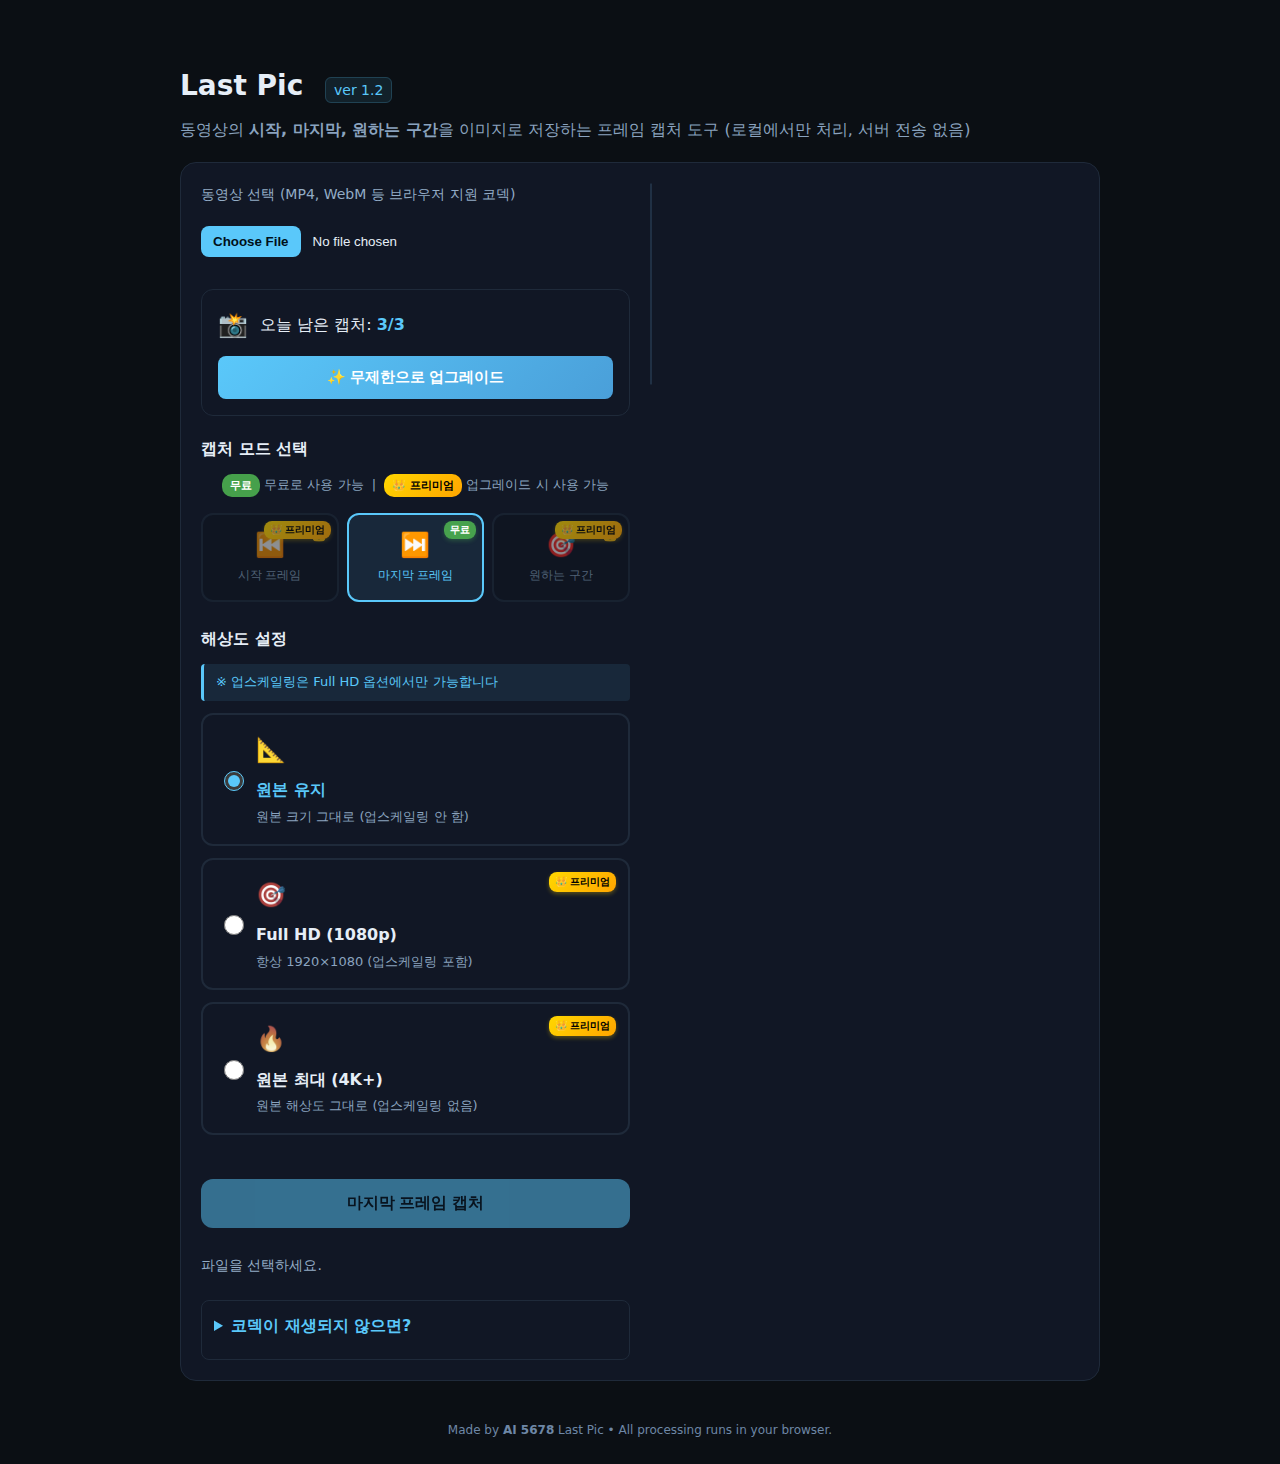
<file: index.html>
<!DOCTYPE html>
<html lang="ko">
<head>
  <meta charset="utf-8" />
  <meta name="viewport" content="width=device-width, initial-scale=1" />
  <title>Last Pic - 마지막 프레임 캡처 | 동영상 프레임 추출 도구</title>
  
  <!-- SEO Meta Tags -->
  <meta name="description" content="Last Pic은 동영상의 시작, 마지막, 원하는 구간을 고품질 이미지로 저장하는 무료 프레임 캡처 도구입니다. 로컬에서만 처리되어 개인정보가 완벽하게 보호됩니다." />
  <meta name="keywords" content="프레임 캡처, 동영상 캡처, 마지막 프레임, 썸네일 추출, 비디오 이미지, Last Pic, 영상 편집, 무료 도구" />
  <meta name="author" content="AI 5678" />
  <meta name="robots" content="index, follow" />
  
  <!-- Open Graph / Facebook -->
  <meta property="og:type" content="website" />
  <meta property="og:url" content="https://yourusername.github.io/last-pic/" />
  <meta property="og:title" content="Last Pic - 마지막 프레임 캡처" />
  <meta property="og:description" content="동영상의 완벽한 순간을 이미지로! 시작, 마지막, 원하는 구간 3가지 방식으로 정확하게 캡처하세요." />
  <meta property="og:image" content="https://yourusername.github.io/last-pic/og-image.png" />
  
  <!-- Twitter -->
  <meta property="twitter:card" content="summary_large_image" />
  <meta property="twitter:url" content="https://yourusername.github.io/last-pic/" />
  <meta property="twitter:title" content="Last Pic - 마지막 프레임 캡처" />
  <meta property="twitter:description" content="동영상의 완벽한 순간을 이미지로! 시작, 마지막, 원하는 구간 3가지 방식으로 정확하게 캡처하세요." />
  <meta property="twitter:image" content="https://yourusername.github.io/last-pic/og-image.png" />
  
  <!-- Favicon -->
  <link rel="icon" type="image/png" sizes="32x32" href="favicon-32x32.png" />
  <link rel="icon" type="image/png" sizes="16x16" href="favicon-16x16.png" />
  <link rel="apple-touch-icon" sizes="180x180" href="apple-touch-icon.png" />
  
  <title>Last Pic - 마지막 프레임 캡처</title>
  <link rel="stylesheet" href="css/style.css">
  <link rel="stylesheet" href="css/premium.css">
</head>
<body>
  <div class="wrap">
    <header>
      <h1>Last Pic <span class="version">ver 1.2</span></h1>
      <p>동영상의 <strong>시작, 마지막, 원하는 구간</strong>을 이미지로 저장하는 프레임 캡처 도구 (로컬에서만 처리, 서버 전송 없음)</p>
    </header>

    <main>
      <div class="card">
        <div class="row">
          <div class="panel">
            <label for="file" class="hint">동영상 선택 (MP4, WebM 등 브라우저 지원 코덱)</label>
            <input id="file" type="file" accept="video/*" />
            
            <!-- 비디오 미리보기 -->
            <div id="video-preview-section" class="video-preview-section" style="display:none;">
              <label class="hint">동영상 미리보기</label>
              <div id="video-placeholder" class="video-placeholder" style="display:none;">
                <p class="hint">원하는 구간을 선택하려면 먼저 동영상 파일을 업로드하세요.</p>
              </div>
              <video id="video" class="video-preview" playsinline preload="metadata" muted></video>
              
              <!-- 시간 선택 슬라이더 (원하는 구간 모드에서만 표시) -->
              <div id="time-selector" class="time-selector hidden">
                <label class="hint">시간 선택</label>
                <div class="slider-container">
                  <input type="range" id="timeSlider" min="0" max="100" value="0" class="time-slider" />
                  <div class="time-info">
                    <span id="currentTimeDisplay">00:00</span>
                    <span class="time-separator">/</span>
                    <span id="totalTimeDisplay">00:00</span>
                  </div>
                </div>
                <div class="preview-controls">
                  <button id="playPreviewBtn" class="btn secondary small">미리보기 재생</button>
                  <button id="pausePreviewBtn" class="btn secondary small" style="display:none;">일시정지</button>
                </div>
              </div>
            </div>
            
            <!-- 캡처 모드 선택 -->
            <div class="capture-mode-section">
              <h3 class="section-title">캡처 모드 선택</h3>
              <p class="mode-section-hint">
                <span class="badge-legend free-legend">무료</span> 무료로 사용 가능 &nbsp;|&nbsp; 
                <span class="badge-legend premium-legend">👑 프리미엄</span> 업그레이드 시 사용 가능
              </p>
              <div class="capture-modes">
                <button class="mode-btn" data-mode="start">
                  <span class="mode-icon">⏮️</span>
                  <span class="mode-label">시작 프레임</span>
                  <span class="mode-badge premium-badge-small">👑 프리미엄</span>
                </button>
                <button class="mode-btn active" data-mode="end">
                  <span class="mode-icon">⏭️</span>
                  <span class="mode-label">마지막 프레임</span>
                  <span class="mode-badge free-badge-small">무료</span>
                </button>
                <button class="mode-btn" data-mode="custom">
                  <span class="mode-icon">🎯</span>
                  <span class="mode-label">원하는 구간</span>
                  <span class="mode-badge premium-badge-small">👑 프리미엄</span>
                </button>
              </div>
            </div>

            <!-- 해상도 설정 -->
            <div class="resolution-section">
              <h3 class="section-title">해상도 설정</h3>
              <p class="resolution-hint">※ 업스케일링은 Full HD 옵션에서만 가능합니다</p>
              <div class="resolution-options">
                <label class="resolution-option">
                  <input type="radio" name="resolution" value="original" checked />
                  <span class="option-content">
                    <span class="option-icon">📐</span>
                    <span class="option-label">원본 유지</span>
                    <span class="option-desc">원본 크기 그대로 (업스케일링 안 함)</span>
                  </span>
                </label>
                <label class="resolution-option">
                  <input type="radio" name="resolution" value="fhd" />
                  <span class="option-content">
                    <span class="option-icon">🎯</span>
                    <span class="option-label">Full HD (1080p)</span>
                    <span class="option-desc">항상 1920×1080 (업스케일링 포함)</span>
                  </span>
                  <span class="mode-badge premium-badge-small">👑 프리미엄</span>
                </label>
                <label class="resolution-option">
                  <input type="radio" name="resolution" value="ultra" />
                  <span class="option-content">
                    <span class="option-icon">🔥</span>
                    <span class="option-label">원본 최대 (4K+)</span>
                    <span class="option-desc">원본 해상도 그대로 (업스케일링 없음)</span>
                  </span>
                  <span class="mode-badge premium-badge-small">👑 프리미엄</span>
                </label>
              </div>
            </div>

            <button id="captureBtn" class="btn capture-button" disabled>
              <span id="captureButtonText">프레임 캡처</span>
            </button>
            
            <p id="status" class="hint">파일을 선택하세요.</p>
            <p id="err" class="error" hidden></p>
            <a id="download" class="btn download-btn" download="frame-capture.png" style="display:none;">이미지 다운로드</a>

            <details>
              <summary>코덱이 재생되지 않으면?</summary>
              <p class="hint">모바일 사파리 등에서 <code>HEVC/H.265</code> 같은 형식은 미지원일 수 있습니다. 이 경우 서버에서 <code>ffmpeg</code>로 호환 포맷(H.264 등)으로 변환하거나, <code>ffmpeg.wasm</code>을 사용할 수 있습니다.</p>
            </details>
          </div>
          <div class="panel">
            <canvas id="canvas" class="preview" width="0" height="0"></canvas>
            <p class="hint canvas-info" id="canvasInfo" style="display:none;">캡처된 이미지 미리보기</p>
          </div>
        </div>
      </div>
    </main>



    <footer>
      <p>Made by <strong>AI 5678</strong> Last Pic • All processing runs in your browser.</p>
    </footer>
  </div>

  <!-- 프리미엄 관리 스크립트 -->
  <script src="js/premium-manager.js"></script>
  <script src="js/ui-premium.js"></script>
  <script src="js/main.js"></script>
</body>
</html>
</file>
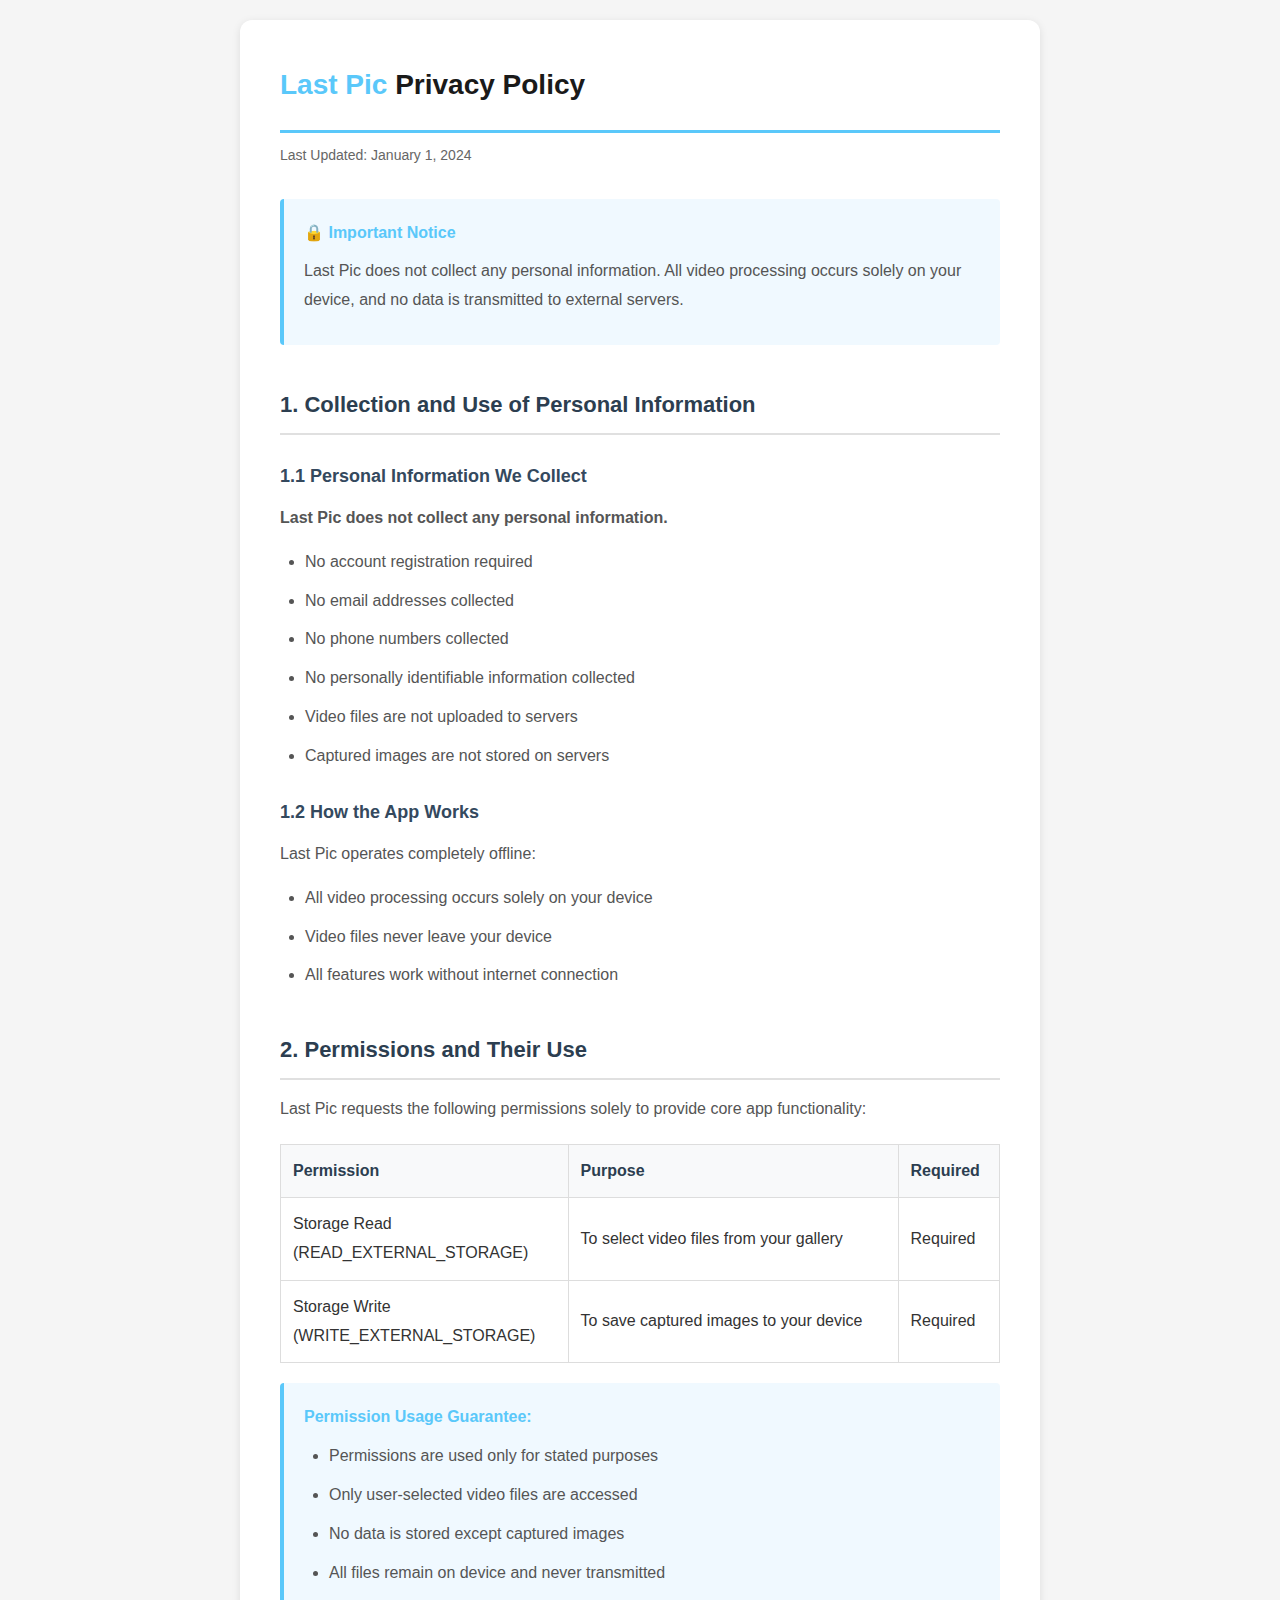
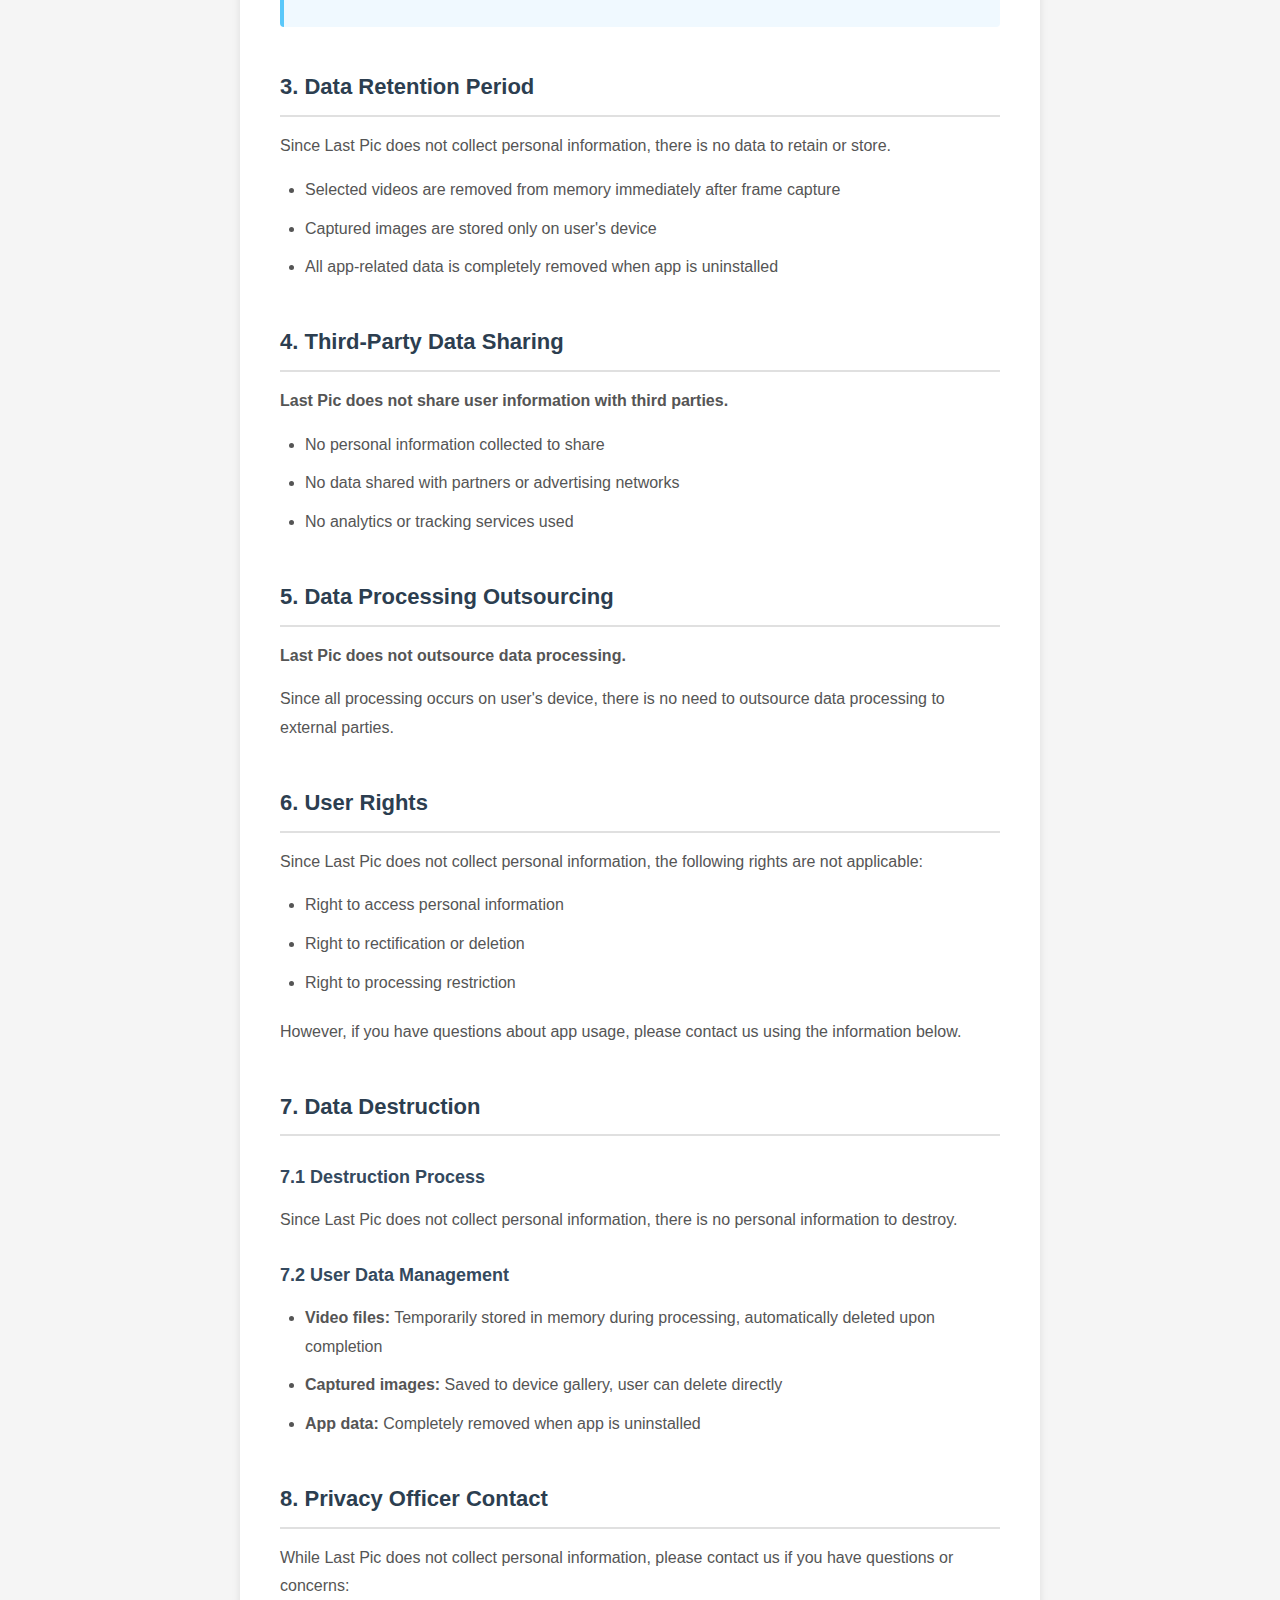
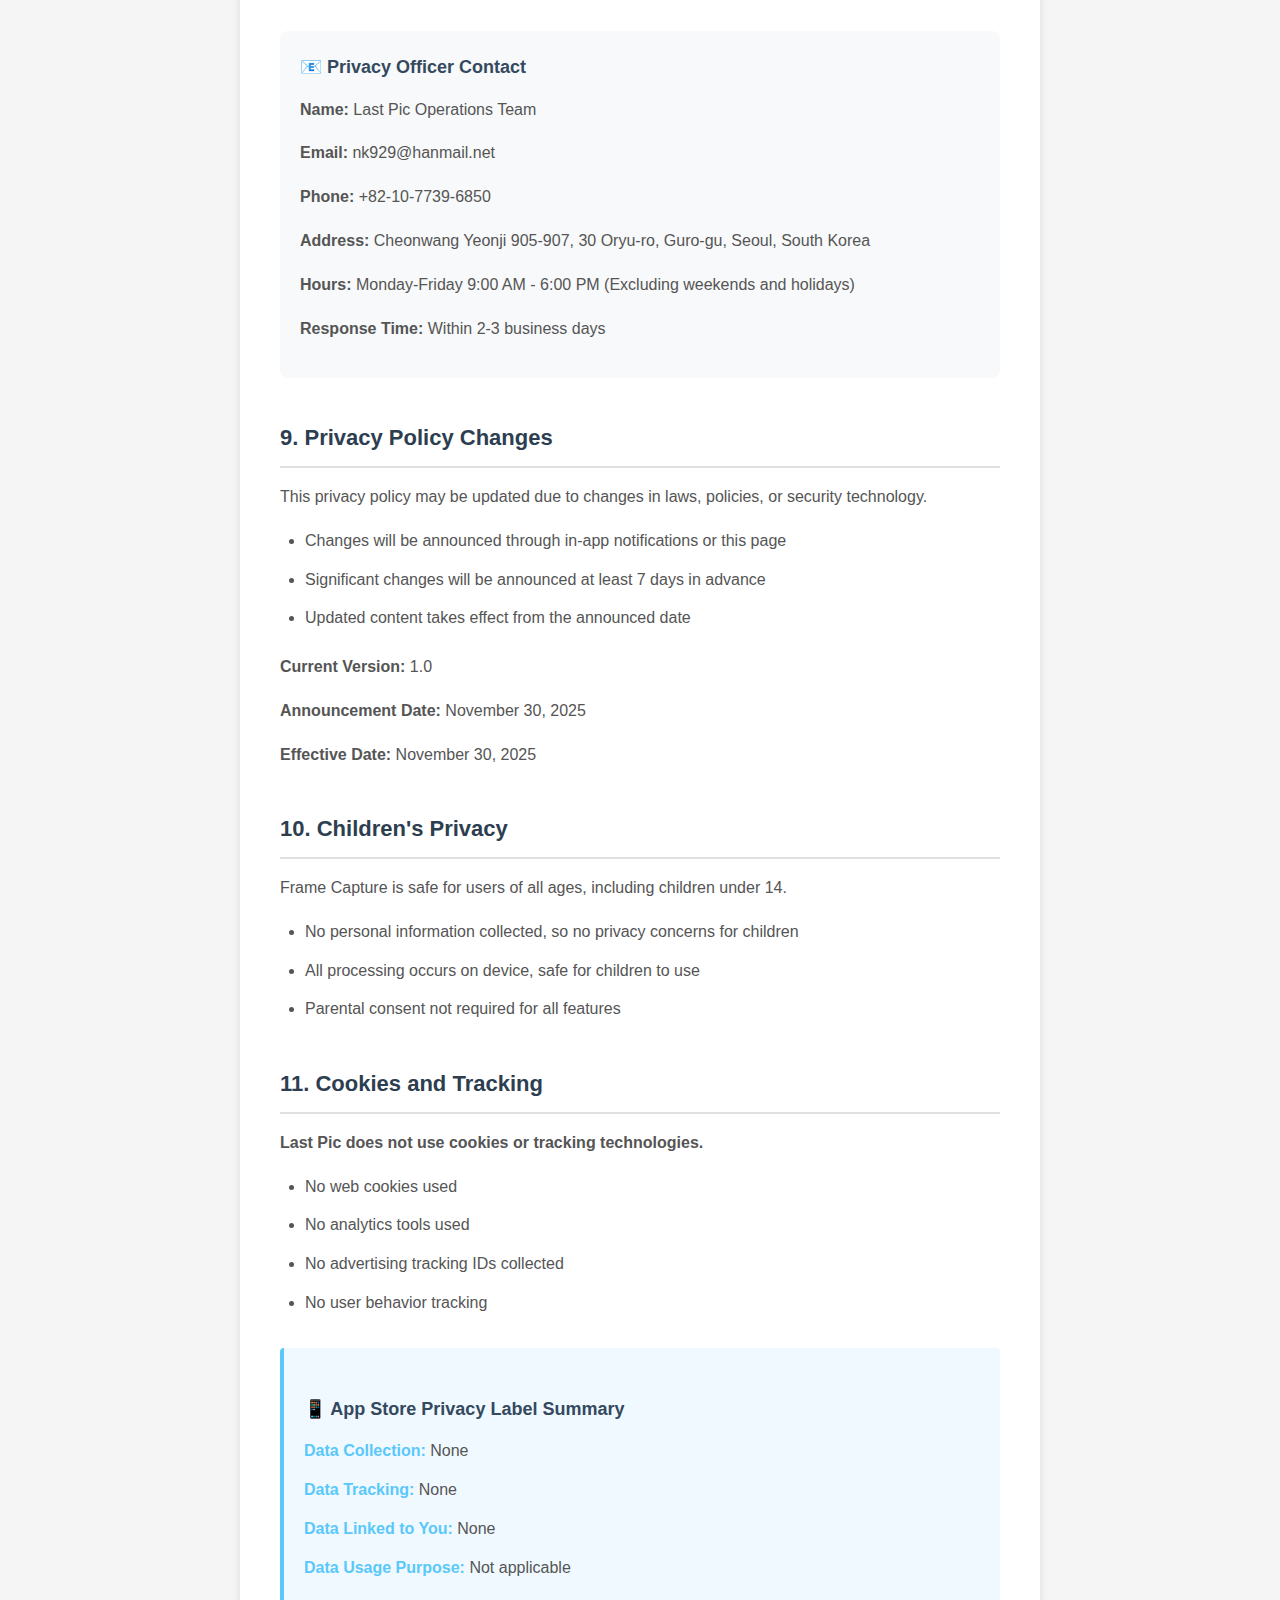
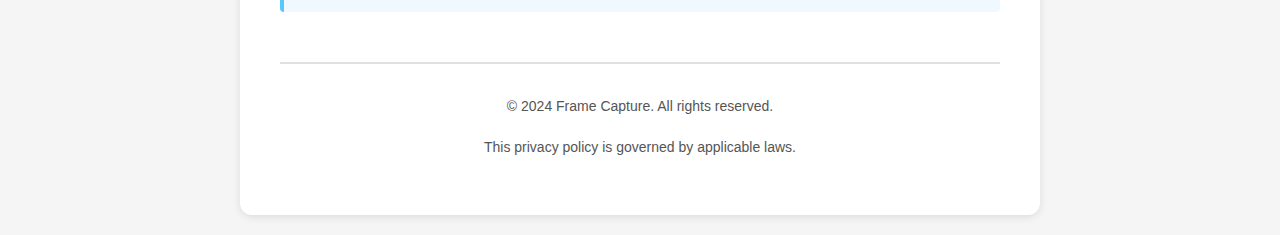
<file: privacy-policy-en.html>
<!DOCTYPE html>
<html lang="en">
<head>
    <meta charset="UTF-8">
    <meta name="viewport" content="width=device-width, initial-scale=1.0">
    <title>Privacy Policy - Last Pic</title>
    <style>
        * {
            margin: 0;
            padding: 0;
            box-sizing: border-box;
        }
        
        body {
            font-family: -apple-system, BlinkMacSystemFont, 'Segoe UI', Roboto, 'Helvetica Neue', Arial, sans-serif;
            line-height: 1.8;
            color: #333;
            background: #f5f5f5;
            padding: 20px;
        }
        
        .container {
            max-width: 800px;
            margin: 0 auto;
            background: white;
            padding: 40px;
            border-radius: 12px;
            box-shadow: 0 2px 8px rgba(0,0,0,0.1);
        }
        
        h1 {
            font-size: 28px;
            font-weight: 700;
            color: #1a1a1a;
            margin-bottom: 10px;
            padding-bottom: 20px;
            border-bottom: 3px solid #5ac8fa;
        }
        
        .app-name {
            color: #5ac8fa;
        }
        
        .last-updated {
            color: #666;
            font-size: 14px;
            margin-bottom: 30px;
        }
        
        h2 {
            font-size: 22px;
            font-weight: 600;
            color: #2c3e50;
            margin-top: 40px;
            margin-bottom: 15px;
            padding-bottom: 8px;
            border-bottom: 2px solid #e0e0e0;
        }
        
        h3 {
            font-size: 18px;
            font-weight: 600;
            color: #34495e;
            margin-top: 25px;
            margin-bottom: 12px;
        }
        
        p {
            margin-bottom: 15px;
            color: #555;
        }
        
        ul, ol {
            margin-left: 25px;
            margin-bottom: 20px;
        }
        
        li {
            margin-bottom: 10px;
            color: #555;
        }
        
        .highlight-box {
            background: #f0f9ff;
            border-left: 4px solid #5ac8fa;
            padding: 20px;
            margin: 20px 0;
            border-radius: 4px;
        }
        
        .highlight-box p {
            margin-bottom: 10px;
        }
        
        .highlight-box strong {
            color: #5ac8fa;
        }
        
        .section {
            margin-bottom: 30px;
        }
        
        table {
            width: 100%;
            border-collapse: collapse;
            margin: 20px 0;
        }
        
        th, td {
            padding: 12px;
            text-align: left;
            border: 1px solid #ddd;
        }
        
        th {
            background: #f8f9fa;
            font-weight: 600;
            color: #2c3e50;
        }
        
        .contact-info {
            background: #f8f9fa;
            padding: 20px;
            border-radius: 8px;
            margin-top: 30px;
        }
        
        .contact-info h3 {
            margin-top: 0;
        }
        
        .footer {
            margin-top: 50px;
            padding-top: 30px;
            border-top: 2px solid #e0e0e0;
            text-align: center;
            color: #999;
            font-size: 14px;
        }
        
        @media (max-width: 768px) {
            .container {
                padding: 20px;
            }
            
            h1 {
                font-size: 24px;
            }
            
            h2 {
                font-size: 20px;
            }
            
            h3 {
                font-size: 16px;
            }
        }
    </style>
</head>
<body>
    <div class="container">
        <h1><span class="app-name">Last Pic</span> Privacy Policy</h1>
        <p class="last-updated">Last Updated: January 1, 2024</p>
        
        <div class="highlight-box">
            <p><strong>🔒 Important Notice</strong></p>
            <p>Last Pic does not collect any personal information. All video processing occurs solely on your device, and no data is transmitted to external servers.</p>
        </div>

        <div class="section">
            <h2>1. Collection and Use of Personal Information</h2>
            
            <h3>1.1 Personal Information We Collect</h3>
            <p><strong>Last Pic does not collect any personal information.</strong></p>
            <ul>
                <li>No account registration required</li>
                <li>No email addresses collected</li>
                <li>No phone numbers collected</li>
                <li>No personally identifiable information collected</li>
                <li>Video files are not uploaded to servers</li>
                <li>Captured images are not stored on servers</li>
            </ul>
            
            <h3>1.2 How the App Works</h3>
            <p>Last Pic operates completely offline:</p>
            <ul>
                <li>All video processing occurs solely on your device</li>
                <li>Video files never leave your device</li>
                <li>All features work without internet connection</li>
            </ul>
        </div>

        <div class="section">
            <h2>2. Permissions and Their Use</h2>
            
            <p>Last Pic requests the following permissions solely to provide core app functionality:</p>
            
            <table>
                <thead>
                    <tr>
                        <th>Permission</th>
                        <th>Purpose</th>
                        <th>Required</th>
                    </tr>
                </thead>
                <tbody>
                    <tr>
                        <td>Storage Read<br>(READ_EXTERNAL_STORAGE)</td>
                        <td>To select video files from your gallery</td>
                        <td>Required</td>
                    </tr>
                    <tr>
                        <td>Storage Write<br>(WRITE_EXTERNAL_STORAGE)</td>
                        <td>To save captured images to your device</td>
                        <td>Required</td>
                    </tr>
                </tbody>
            </table>
            
            <div class="highlight-box">
                <p><strong>Permission Usage Guarantee:</strong></p>
                <ul>
                    <li>Permissions are used only for stated purposes</li>
                    <li>Only user-selected video files are accessed</li>
                    <li>No data is stored except captured images</li>
                    <li>All files remain on device and never transmitted</li>
                </ul>
            </div>
        </div>

        <div class="section">
            <h2>3. Data Retention Period</h2>
            <p>Since Last Pic does not collect personal information, there is no data to retain or store.</p>
            <ul>
                <li>Selected videos are removed from memory immediately after frame capture</li>
                <li>Captured images are stored only on user's device</li>
                <li>All app-related data is completely removed when app is uninstalled</li>
            </ul>
        </div>

        <div class="section">
            <h2>4. Third-Party Data Sharing</h2>
            <p><strong>Last Pic does not share user information with third parties.</strong></p>
            <ul>
                <li>No personal information collected to share</li>
                <li>No data shared with partners or advertising networks</li>
                <li>No analytics or tracking services used</li>
            </ul>
        </div>

        <div class="section">
            <h2>5. Data Processing Outsourcing</h2>
            <p><strong>Last Pic does not outsource data processing.</strong></p>
            <p>Since all processing occurs on user's device, there is no need to outsource data processing to external parties.</p>
        </div>

        <div class="section">
            <h2>6. User Rights</h2>
            <p>Since Last Pic does not collect personal information, the following rights are not applicable:</p>
            <ul>
                <li>Right to access personal information</li>
                <li>Right to rectification or deletion</li>
                <li>Right to processing restriction</li>
            </ul>
            <p>However, if you have questions about app usage, please contact us using the information below.</p>
        </div>

        <div class="section">
            <h2>7. Data Destruction</h2>
            <h3>7.1 Destruction Process</h3>
            <p>Since Last Pic does not collect personal information, there is no personal information to destroy.</p>
            
            <h3>7.2 User Data Management</h3>
            <ul>
                <li><strong>Video files:</strong> Temporarily stored in memory during processing, automatically deleted upon completion</li>
                <li><strong>Captured images:</strong> Saved to device gallery, user can delete directly</li>
                <li><strong>App data:</strong> Completely removed when app is uninstalled</li>
            </ul>
        </div>

        <div class="section">
            <h2>8. Privacy Officer Contact</h2>
            <p>While Last Pic does not collect personal information, please contact us if you have questions or concerns:</p>
            
            <div class="contact-info">
                <h3>📧 Privacy Officer Contact</h3>
                <p><strong>Name:</strong> Last Pic Operations Team</p>
                <p><strong>Email:</strong> nk929@hanmail.net</p>
                <p><strong>Phone:</strong> +82-10-7739-6850</p>
                <p><strong>Address:</strong> Cheonwang Yeonji 905-907, 30 Oryu-ro, Guro-gu, Seoul, South Korea</p>
                <p><strong>Hours:</strong> Monday-Friday 9:00 AM - 6:00 PM (Excluding weekends and holidays)</p>
                <p><strong>Response Time:</strong> Within 2-3 business days</p>
            </div>
        </div>

        <div class="section">
            <h2>9. Privacy Policy Changes</h2>
            <p>This privacy policy may be updated due to changes in laws, policies, or security technology.</p>
            <ul>
                <li>Changes will be announced through in-app notifications or this page</li>
                <li>Significant changes will be announced at least 7 days in advance</li>
                <li>Updated content takes effect from the announced date</li>
            </ul>
            
            <p><strong>Current Version:</strong> 1.0</p>
            <p><strong>Announcement Date:</strong> November 30, 2025</p>
            <p><strong>Effective Date:</strong> November 30, 2025</p>
        </div>

        <div class="section">
            <h2>10. Children's Privacy</h2>
            <p>Frame Capture is safe for users of all ages, including children under 14.</p>
            <ul>
                <li>No personal information collected, so no privacy concerns for children</li>
                <li>All processing occurs on device, safe for children to use</li>
                <li>Parental consent not required for all features</li>
            </ul>
        </div>

        <div class="section">
            <h2>11. Cookies and Tracking</h2>
            <p><strong>Last Pic does not use cookies or tracking technologies.</strong></p>
            <ul>
                <li>No web cookies used</li>
                <li>No analytics tools used</li>
                <li>No advertising tracking IDs collected</li>
                <li>No user behavior tracking</li>
            </ul>
        </div>

        <div class="highlight-box">
            <h3>📱 App Store Privacy Label Summary</h3>
            <p><strong>Data Collection:</strong> None</p>
            <p><strong>Data Tracking:</strong> None</p>
            <p><strong>Data Linked to You:</strong> None</p>
            <p><strong>Data Usage Purpose:</strong> Not applicable</p>
        </div>

        <div class="footer">
            <p>&copy; 2024 Frame Capture. All rights reserved.</p>
            <p>This privacy policy is governed by applicable laws.</p>
        </div>
    </div>
</body>
</html>
</file>
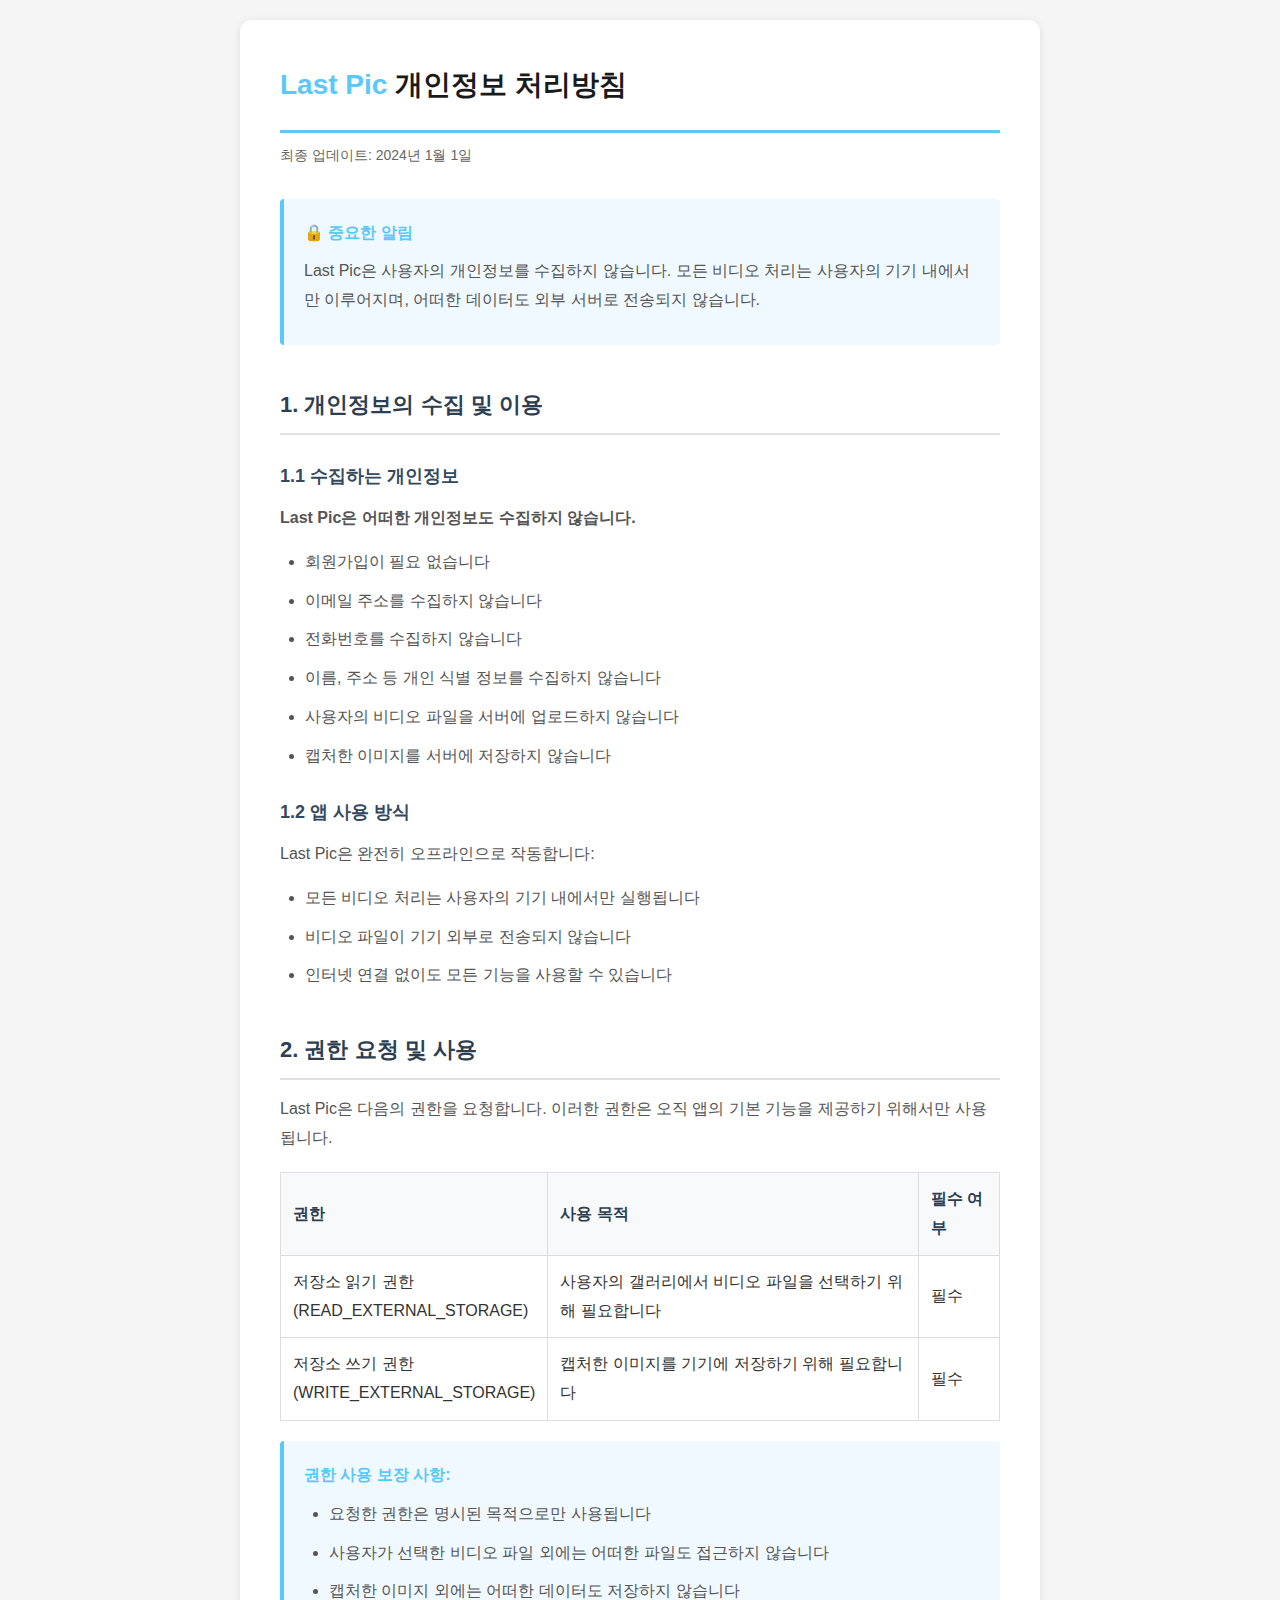
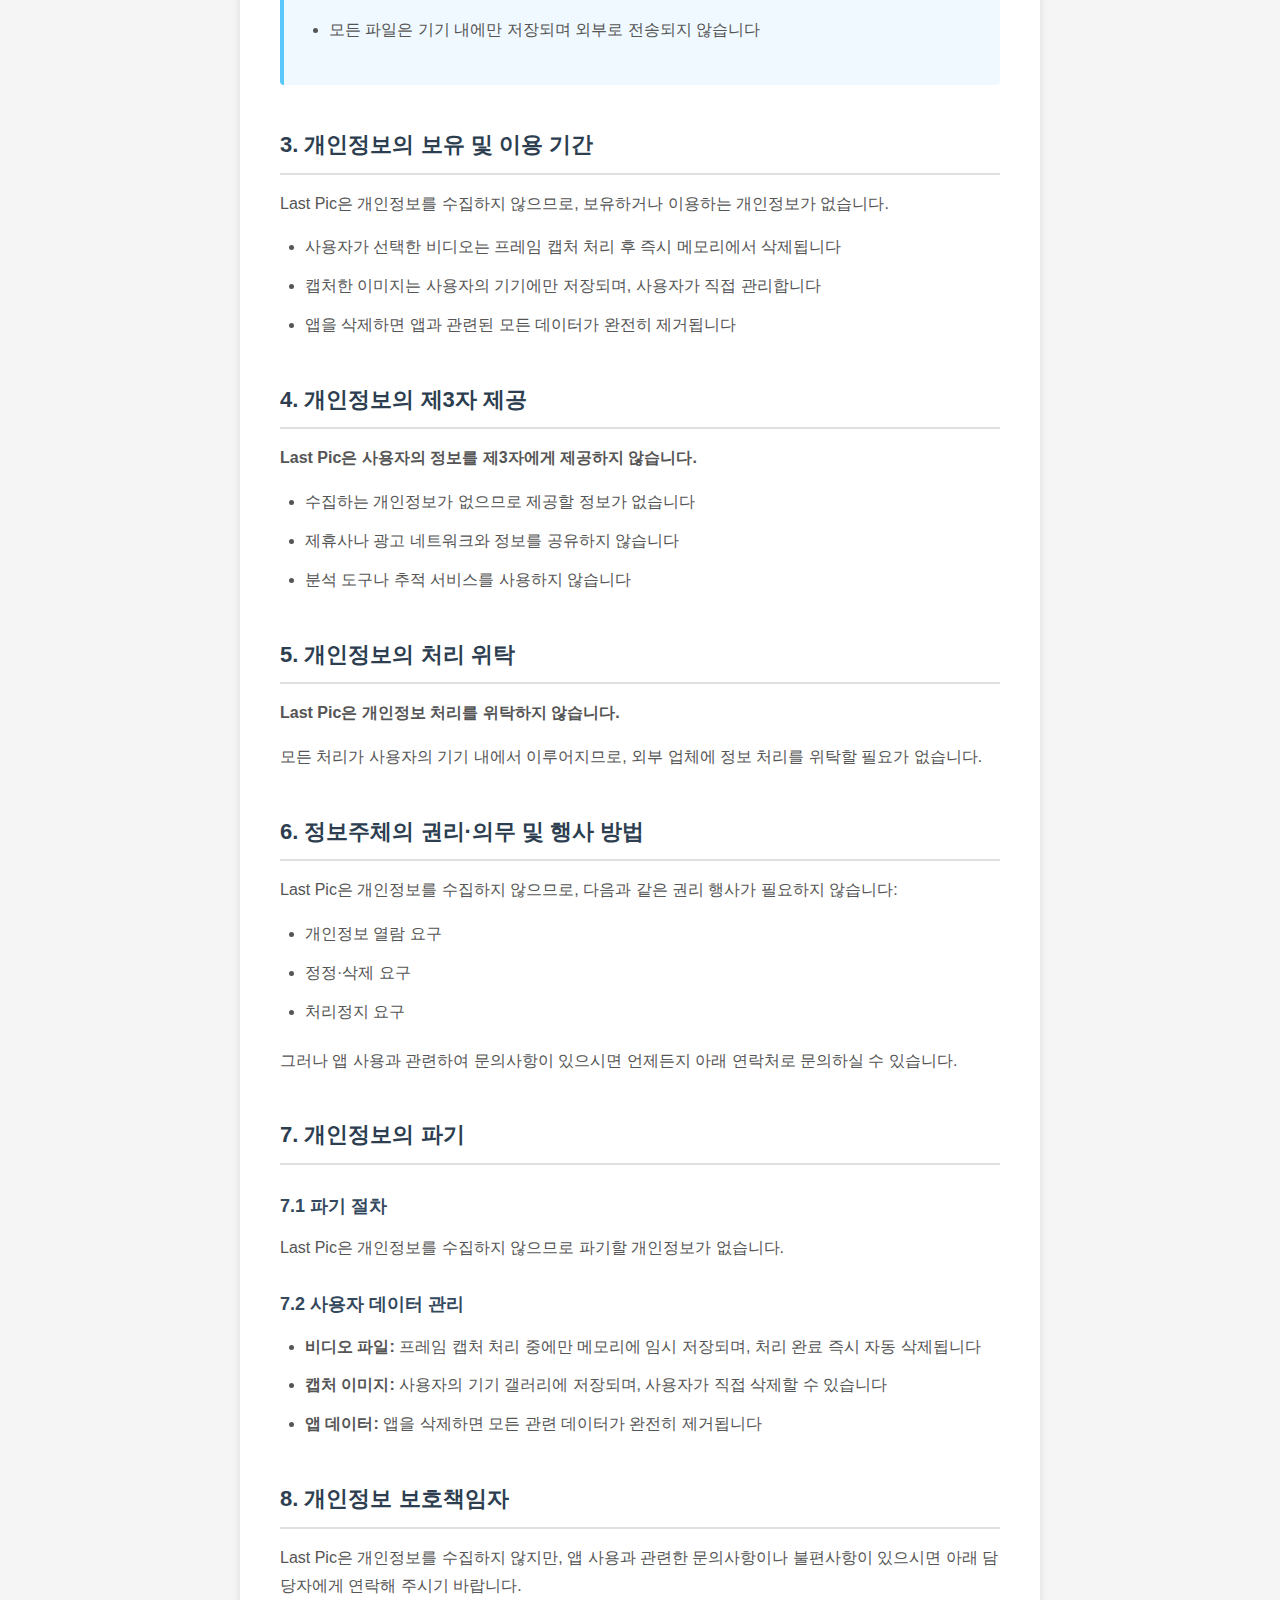
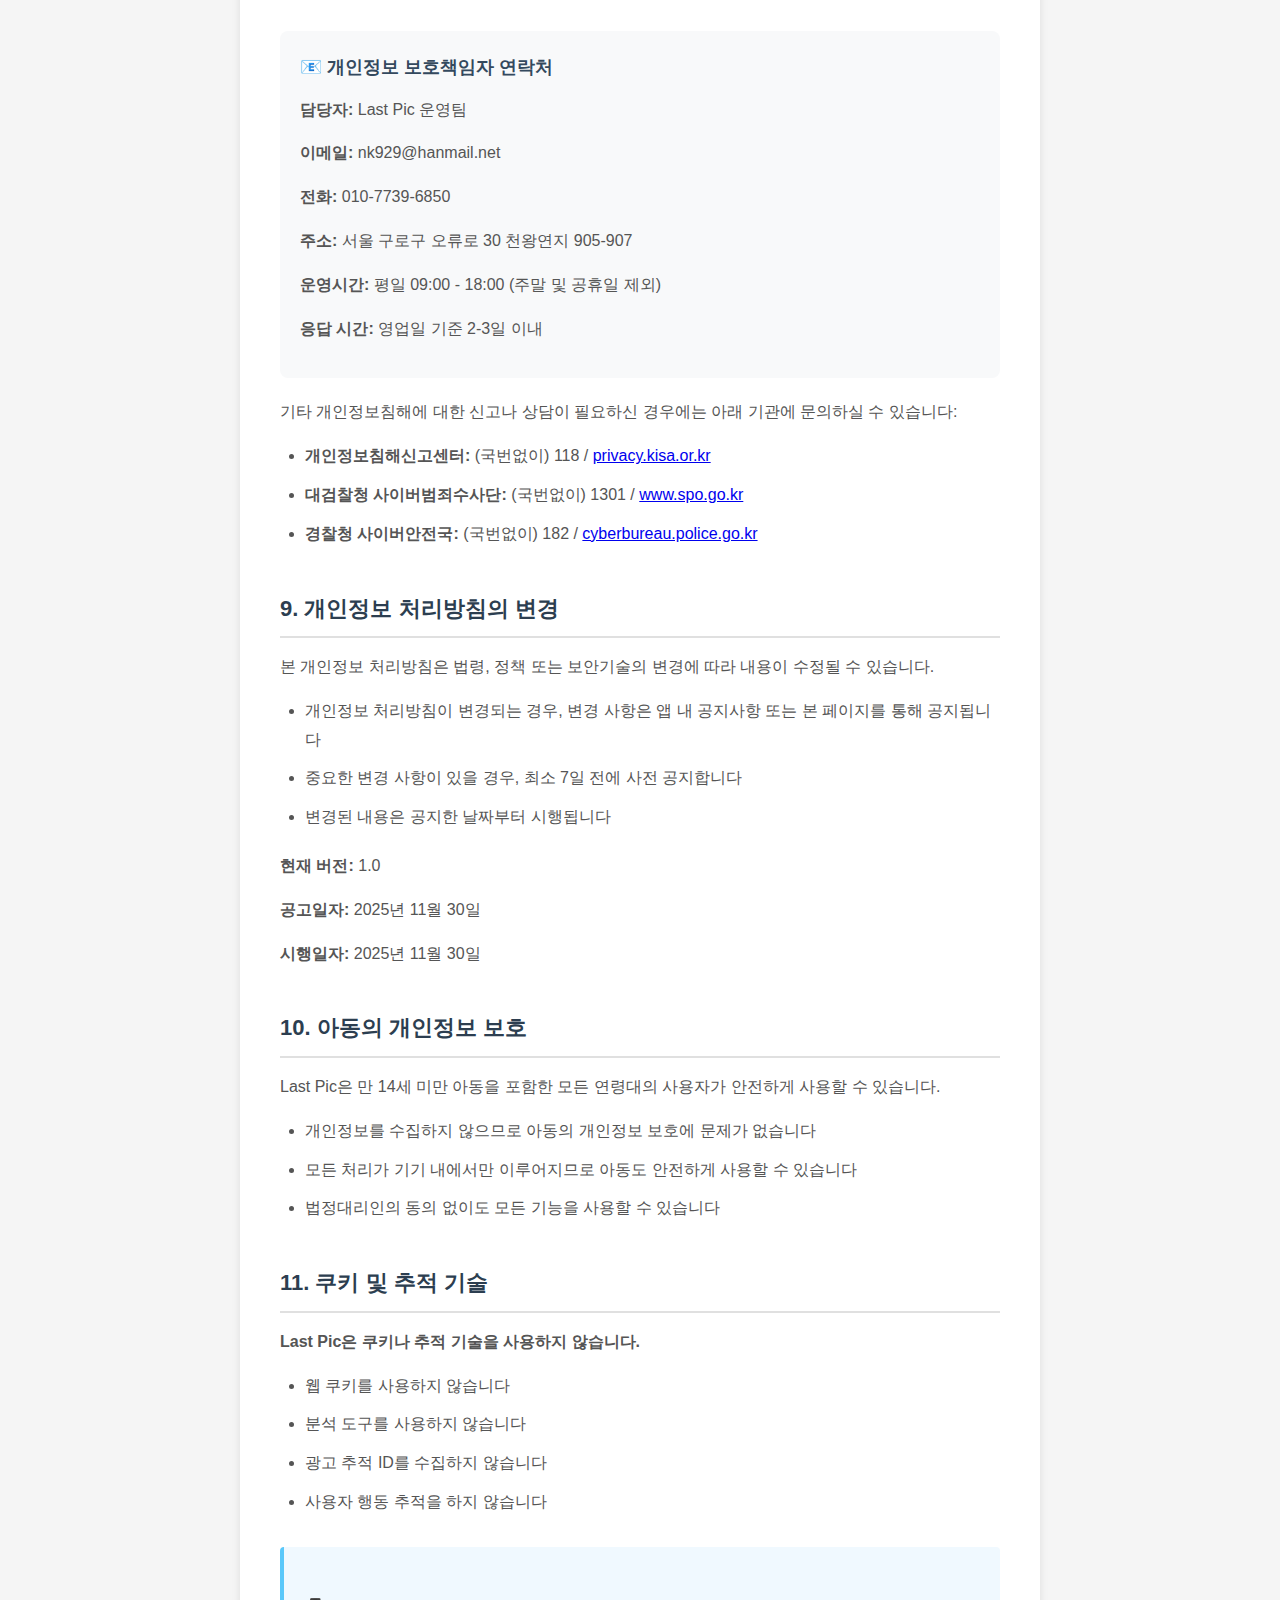
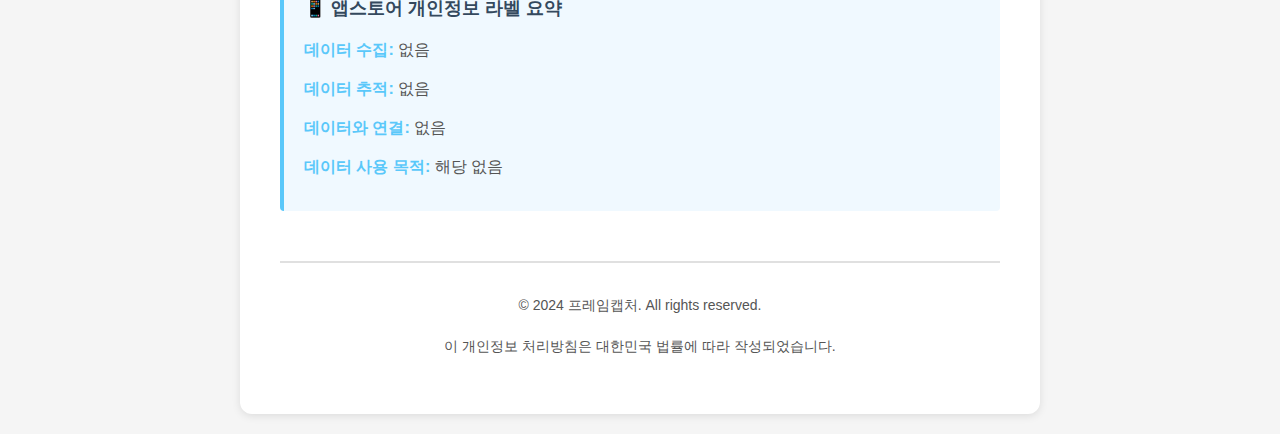
<file: privacy-policy.html>
<!DOCTYPE html>
<html lang="ko">
<head>
    <meta charset="UTF-8">
    <meta name="viewport" content="width=device-width, initial-scale=1.0">
    <title>개인정보 처리방침 - Last Pic</title>
    <style>
        * {
            margin: 0;
            padding: 0;
            box-sizing: border-box;
        }
        
        body {
            font-family: -apple-system, BlinkMacSystemFont, 'Apple SD Gothic Neo', 'Pretendard', 'Noto Sans KR', sans-serif;
            line-height: 1.8;
            color: #333;
            background: #f5f5f5;
            padding: 20px;
        }
        
        .container {
            max-width: 800px;
            margin: 0 auto;
            background: white;
            padding: 40px;
            border-radius: 12px;
            box-shadow: 0 2px 8px rgba(0,0,0,0.1);
        }
        
        h1 {
            font-size: 28px;
            font-weight: 700;
            color: #1a1a1a;
            margin-bottom: 10px;
            padding-bottom: 20px;
            border-bottom: 3px solid #5ac8fa;
        }
        
        .app-name {
            color: #5ac8fa;
        }
        
        .last-updated {
            color: #666;
            font-size: 14px;
            margin-bottom: 30px;
        }
        
        h2 {
            font-size: 22px;
            font-weight: 600;
            color: #2c3e50;
            margin-top: 40px;
            margin-bottom: 15px;
            padding-bottom: 8px;
            border-bottom: 2px solid #e0e0e0;
        }
        
        h3 {
            font-size: 18px;
            font-weight: 600;
            color: #34495e;
            margin-top: 25px;
            margin-bottom: 12px;
        }
        
        p {
            margin-bottom: 15px;
            color: #555;
        }
        
        ul, ol {
            margin-left: 25px;
            margin-bottom: 20px;
        }
        
        li {
            margin-bottom: 10px;
            color: #555;
        }
        
        .highlight-box {
            background: #f0f9ff;
            border-left: 4px solid #5ac8fa;
            padding: 20px;
            margin: 20px 0;
            border-radius: 4px;
        }
        
        .highlight-box p {
            margin-bottom: 10px;
        }
        
        .highlight-box strong {
            color: #5ac8fa;
        }
        
        .section {
            margin-bottom: 30px;
        }
        
        table {
            width: 100%;
            border-collapse: collapse;
            margin: 20px 0;
        }
        
        th, td {
            padding: 12px;
            text-align: left;
            border: 1px solid #ddd;
        }
        
        th {
            background: #f8f9fa;
            font-weight: 600;
            color: #2c3e50;
        }
        
        .contact-info {
            background: #f8f9fa;
            padding: 20px;
            border-radius: 8px;
            margin-top: 30px;
        }
        
        .contact-info h3 {
            margin-top: 0;
        }
        
        .footer {
            margin-top: 50px;
            padding-top: 30px;
            border-top: 2px solid #e0e0e0;
            text-align: center;
            color: #999;
            font-size: 14px;
        }
        
        @media (max-width: 768px) {
            .container {
                padding: 20px;
            }
            
            h1 {
                font-size: 24px;
            }
            
            h2 {
                font-size: 20px;
            }
            
            h3 {
                font-size: 16px;
            }
        }
    </style>
</head>
<body>
    <div class="container">
        <h1><span class="app-name">Last Pic</span> 개인정보 처리방침</h1>
        <p class="last-updated">최종 업데이트: 2024년 1월 1일</p>
        
        <div class="highlight-box">
            <p><strong>🔒 중요한 알림</strong></p>
            <p>Last Pic은 사용자의 개인정보를 수집하지 않습니다. 모든 비디오 처리는 사용자의 기기 내에서만 이루어지며, 어떠한 데이터도 외부 서버로 전송되지 않습니다.</p>
        </div>

        <div class="section">
            <h2>1. 개인정보의 수집 및 이용</h2>
            
            <h3>1.1 수집하는 개인정보</h3>
            <p><strong>Last Pic은 어떠한 개인정보도 수집하지 않습니다.</strong></p>
            <ul>
                <li>회원가입이 필요 없습니다</li>
                <li>이메일 주소를 수집하지 않습니다</li>
                <li>전화번호를 수집하지 않습니다</li>
                <li>이름, 주소 등 개인 식별 정보를 수집하지 않습니다</li>
                <li>사용자의 비디오 파일을 서버에 업로드하지 않습니다</li>
                <li>캡처한 이미지를 서버에 저장하지 않습니다</li>
            </ul>
            
            <h3>1.2 앱 사용 방식</h3>
            <p>Last Pic은 완전히 오프라인으로 작동합니다:</p>
            <ul>
                <li>모든 비디오 처리는 사용자의 기기 내에서만 실행됩니다</li>
                <li>비디오 파일이 기기 외부로 전송되지 않습니다</li>
                <li>인터넷 연결 없이도 모든 기능을 사용할 수 있습니다</li>
            </ul>
        </div>

        <div class="section">
            <h2>2. 권한 요청 및 사용</h2>
            
            <p>Last Pic은 다음의 권한을 요청합니다. 이러한 권한은 오직 앱의 기본 기능을 제공하기 위해서만 사용됩니다.</p>
            
            <table>
                <thead>
                    <tr>
                        <th>권한</th>
                        <th>사용 목적</th>
                        <th>필수 여부</th>
                    </tr>
                </thead>
                <tbody>
                    <tr>
                        <td>저장소 읽기 권한<br>(READ_EXTERNAL_STORAGE)</td>
                        <td>사용자의 갤러리에서 비디오 파일을 선택하기 위해 필요합니다</td>
                        <td>필수</td>
                    </tr>
                    <tr>
                        <td>저장소 쓰기 권한<br>(WRITE_EXTERNAL_STORAGE)</td>
                        <td>캡처한 이미지를 기기에 저장하기 위해 필요합니다</td>
                        <td>필수</td>
                    </tr>
                </tbody>
            </table>
            
            <div class="highlight-box">
                <p><strong>권한 사용 보장 사항:</strong></p>
                <ul>
                    <li>요청한 권한은 명시된 목적으로만 사용됩니다</li>
                    <li>사용자가 선택한 비디오 파일 외에는 어떠한 파일도 접근하지 않습니다</li>
                    <li>캡처한 이미지 외에는 어떠한 데이터도 저장하지 않습니다</li>
                    <li>모든 파일은 기기 내에만 저장되며 외부로 전송되지 않습니다</li>
                </ul>
            </div>
        </div>

        <div class="section">
            <h2>3. 개인정보의 보유 및 이용 기간</h2>
            <p>Last Pic은 개인정보를 수집하지 않으므로, 보유하거나 이용하는 개인정보가 없습니다.</p>
            <ul>
                <li>사용자가 선택한 비디오는 프레임 캡처 처리 후 즉시 메모리에서 삭제됩니다</li>
                <li>캡처한 이미지는 사용자의 기기에만 저장되며, 사용자가 직접 관리합니다</li>
                <li>앱을 삭제하면 앱과 관련된 모든 데이터가 완전히 제거됩니다</li>
            </ul>
        </div>

        <div class="section">
            <h2>4. 개인정보의 제3자 제공</h2>
            <p><strong>Last Pic은 사용자의 정보를 제3자에게 제공하지 않습니다.</strong></p>
            <ul>
                <li>수집하는 개인정보가 없으므로 제공할 정보가 없습니다</li>
                <li>제휴사나 광고 네트워크와 정보를 공유하지 않습니다</li>
                <li>분석 도구나 추적 서비스를 사용하지 않습니다</li>
            </ul>
        </div>

        <div class="section">
            <h2>5. 개인정보의 처리 위탁</h2>
            <p><strong>Last Pic은 개인정보 처리를 위탁하지 않습니다.</strong></p>
            <p>모든 처리가 사용자의 기기 내에서 이루어지므로, 외부 업체에 정보 처리를 위탁할 필요가 없습니다.</p>
        </div>

        <div class="section">
            <h2>6. 정보주체의 권리·의무 및 행사 방법</h2>
            <p>Last Pic은 개인정보를 수집하지 않으므로, 다음과 같은 권리 행사가 필요하지 않습니다:</p>
            <ul>
                <li>개인정보 열람 요구</li>
                <li>정정·삭제 요구</li>
                <li>처리정지 요구</li>
            </ul>
            <p>그러나 앱 사용과 관련하여 문의사항이 있으시면 언제든지 아래 연락처로 문의하실 수 있습니다.</p>
        </div>

        <div class="section">
            <h2>7. 개인정보의 파기</h2>
            <h3>7.1 파기 절차</h3>
            <p>Last Pic은 개인정보를 수집하지 않으므로 파기할 개인정보가 없습니다.</p>
            
            <h3>7.2 사용자 데이터 관리</h3>
            <ul>
                <li><strong>비디오 파일:</strong> 프레임 캡처 처리 중에만 메모리에 임시 저장되며, 처리 완료 즉시 자동 삭제됩니다</li>
                <li><strong>캡처 이미지:</strong> 사용자의 기기 갤러리에 저장되며, 사용자가 직접 삭제할 수 있습니다</li>
                <li><strong>앱 데이터:</strong> 앱을 삭제하면 모든 관련 데이터가 완전히 제거됩니다</li>
            </ul>
        </div>

        <div class="section">
            <h2>8. 개인정보 보호책임자</h2>
            <p>Last Pic은 개인정보를 수집하지 않지만, 앱 사용과 관련한 문의사항이나 불편사항이 있으시면 아래 담당자에게 연락해 주시기 바랍니다.</p>
            
            <div class="contact-info">
                <h3>📧 개인정보 보호책임자 연락처</h3>
                <p><strong>담당자:</strong> Last Pic 운영팀</p>
                <p><strong>이메일:</strong> nk929@hanmail.net</p>
                <p><strong>전화:</strong> 010-7739-6850</p>
                <p><strong>주소:</strong> 서울 구로구 오류로 30 천왕연지 905-907</p>
                <p><strong>운영시간:</strong> 평일 09:00 - 18:00 (주말 및 공휴일 제외)</p>
                <p><strong>응답 시간:</strong> 영업일 기준 2-3일 이내</p>
            </div>
            
            <p style="margin-top: 20px;">기타 개인정보침해에 대한 신고나 상담이 필요하신 경우에는 아래 기관에 문의하실 수 있습니다:</p>
            <ul>
                <li><strong>개인정보침해신고센터:</strong> (국번없이) 118 / <a href="https://privacy.kisa.or.kr">privacy.kisa.or.kr</a></li>
                <li><strong>대검찰청 사이버범죄수사단:</strong> (국번없이) 1301 / <a href="https://www.spo.go.kr">www.spo.go.kr</a></li>
                <li><strong>경찰청 사이버안전국:</strong> (국번없이) 182 / <a href="https://cyberbureau.police.go.kr">cyberbureau.police.go.kr</a></li>
            </ul>
        </div>

        <div class="section">
            <h2>9. 개인정보 처리방침의 변경</h2>
            <p>본 개인정보 처리방침은 법령, 정책 또는 보안기술의 변경에 따라 내용이 수정될 수 있습니다.</p>
            <ul>
                <li>개인정보 처리방침이 변경되는 경우, 변경 사항은 앱 내 공지사항 또는 본 페이지를 통해 공지됩니다</li>
                <li>중요한 변경 사항이 있을 경우, 최소 7일 전에 사전 공지합니다</li>
                <li>변경된 내용은 공지한 날짜부터 시행됩니다</li>
            </ul>
            
            <p><strong>현재 버전:</strong> 1.0</p>
            <p><strong>공고일자:</strong> 2025년 11월 30일</p>
            <p><strong>시행일자:</strong> 2025년 11월 30일</p>
        </div>

        <div class="section">
            <h2>10. 아동의 개인정보 보호</h2>
            <p>Last Pic은 만 14세 미만 아동을 포함한 모든 연령대의 사용자가 안전하게 사용할 수 있습니다.</p>
            <ul>
                <li>개인정보를 수집하지 않으므로 아동의 개인정보 보호에 문제가 없습니다</li>
                <li>모든 처리가 기기 내에서만 이루어지므로 아동도 안전하게 사용할 수 있습니다</li>
                <li>법정대리인의 동의 없이도 모든 기능을 사용할 수 있습니다</li>
            </ul>
        </div>

        <div class="section">
            <h2>11. 쿠키 및 추적 기술</h2>
            <p><strong>Last Pic은 쿠키나 추적 기술을 사용하지 않습니다.</strong></p>
            <ul>
                <li>웹 쿠키를 사용하지 않습니다</li>
                <li>분석 도구를 사용하지 않습니다</li>
                <li>광고 추적 ID를 수집하지 않습니다</li>
                <li>사용자 행동 추적을 하지 않습니다</li>
            </ul>
        </div>

        <div class="highlight-box">
            <h3>📱 앱스토어 개인정보 라벨 요약</h3>
            <p><strong>데이터 수집:</strong> 없음</p>
            <p><strong>데이터 추적:</strong> 없음</p>
            <p><strong>데이터와 연결:</strong> 없음</p>
            <p><strong>데이터 사용 목적:</strong> 해당 없음</p>
        </div>

        <div class="footer">
            <p>&copy; 2024 프레임캡처. All rights reserved.</p>
            <p>이 개인정보 처리방침은 대한민국 법률에 따라 작성되었습니다.</p>
        </div>
    </div>
</body>
</html>
</file>
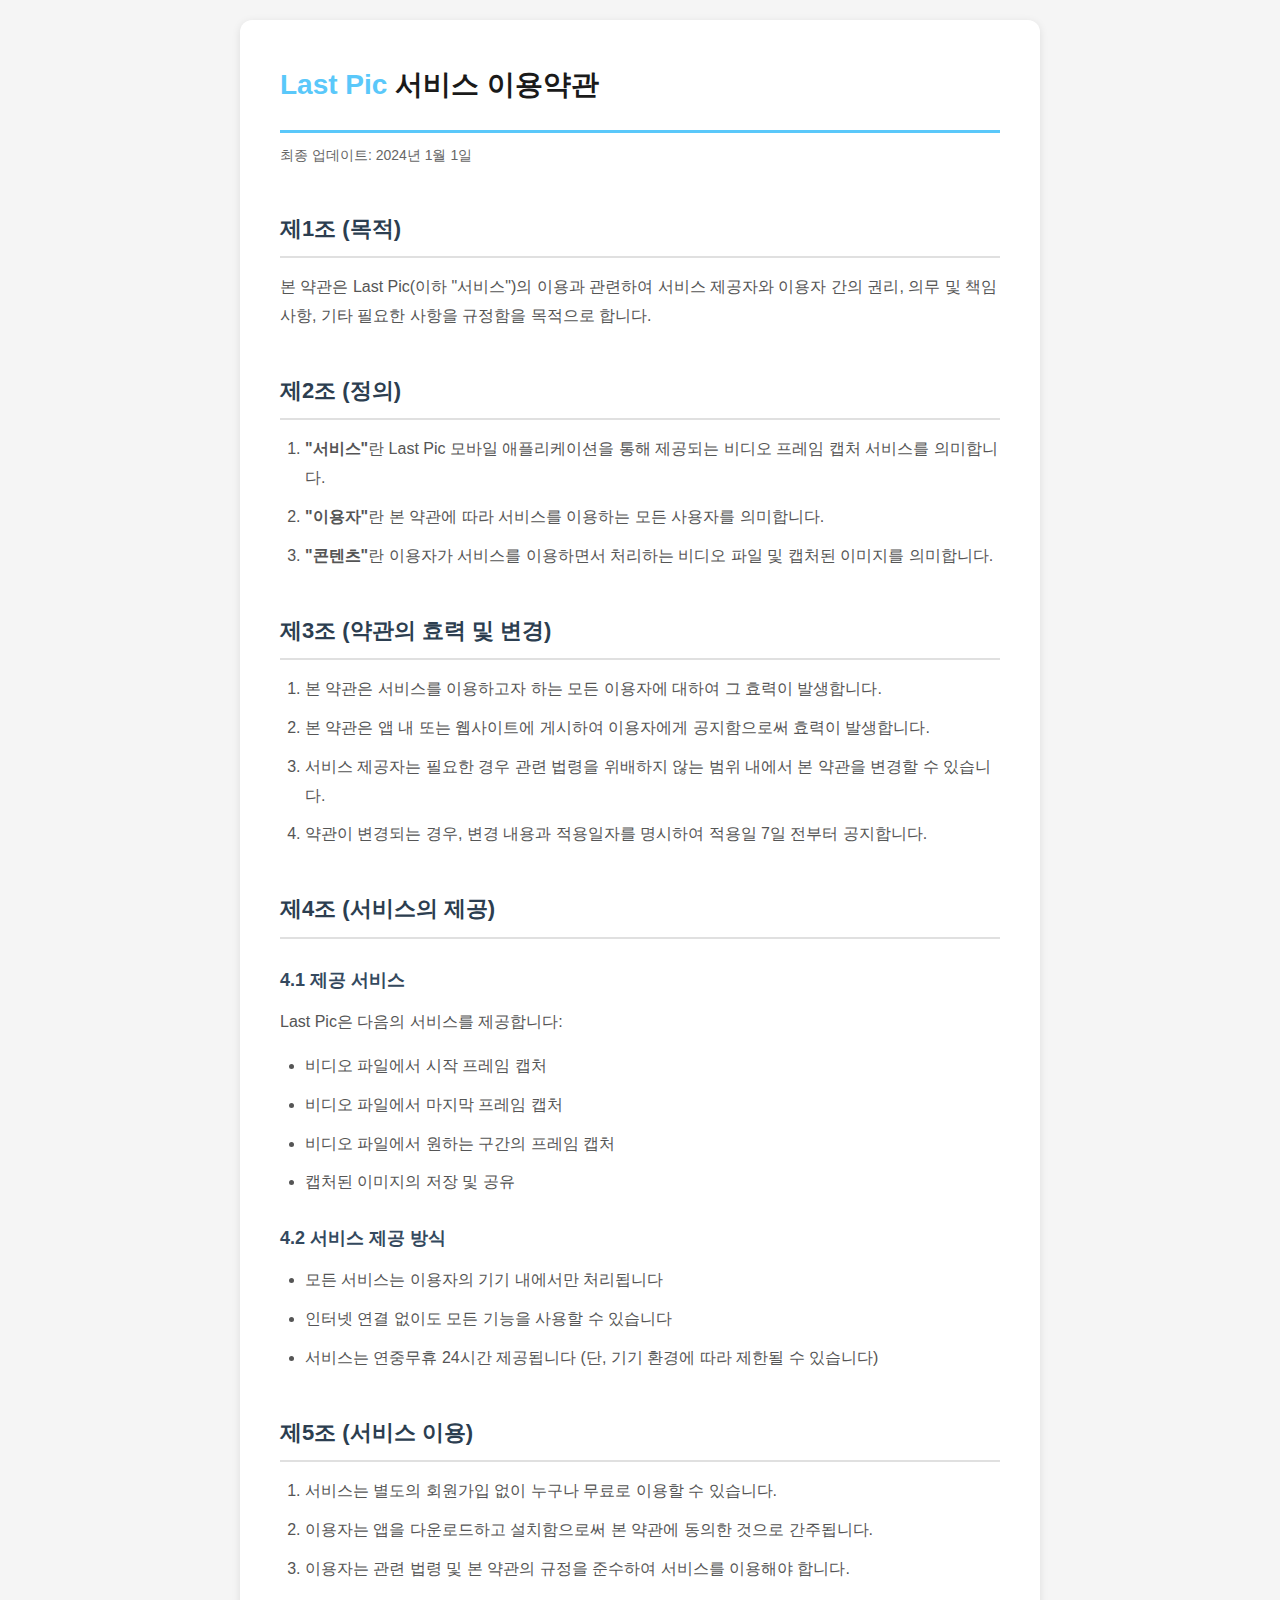
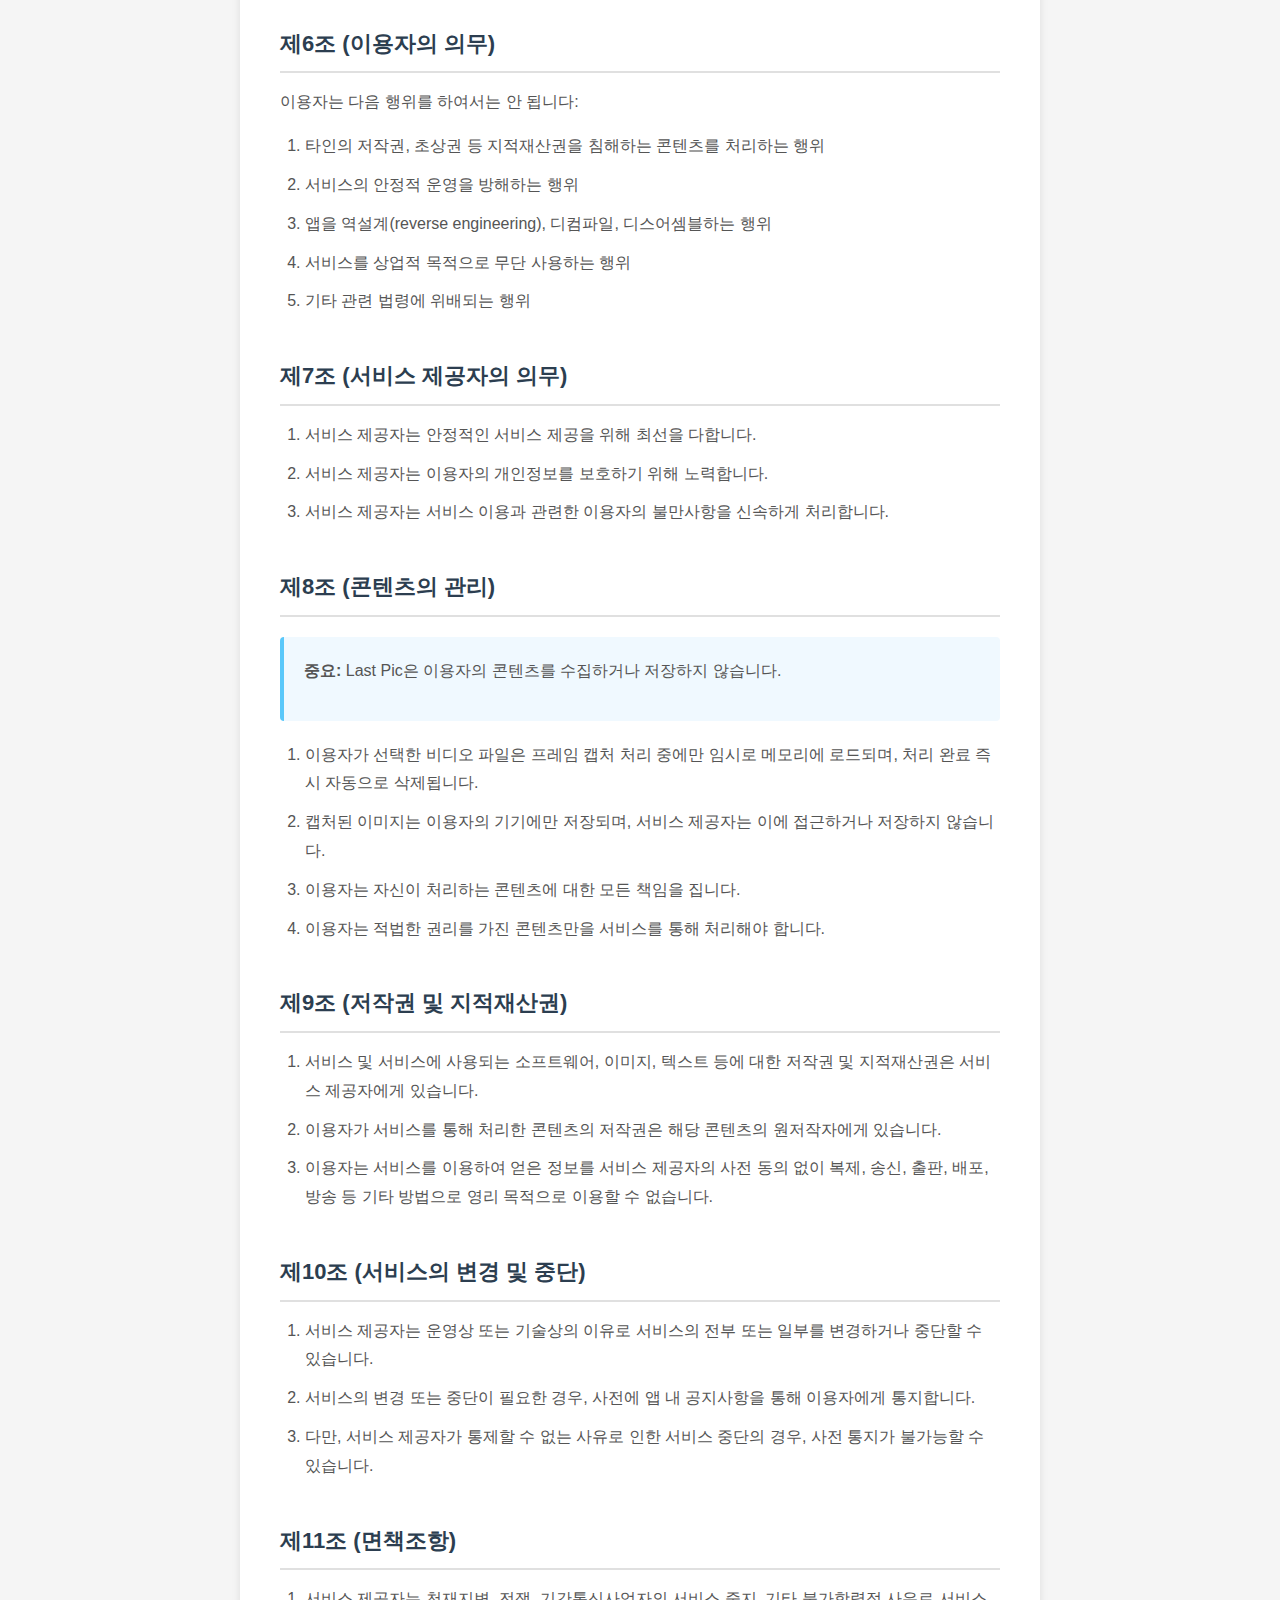
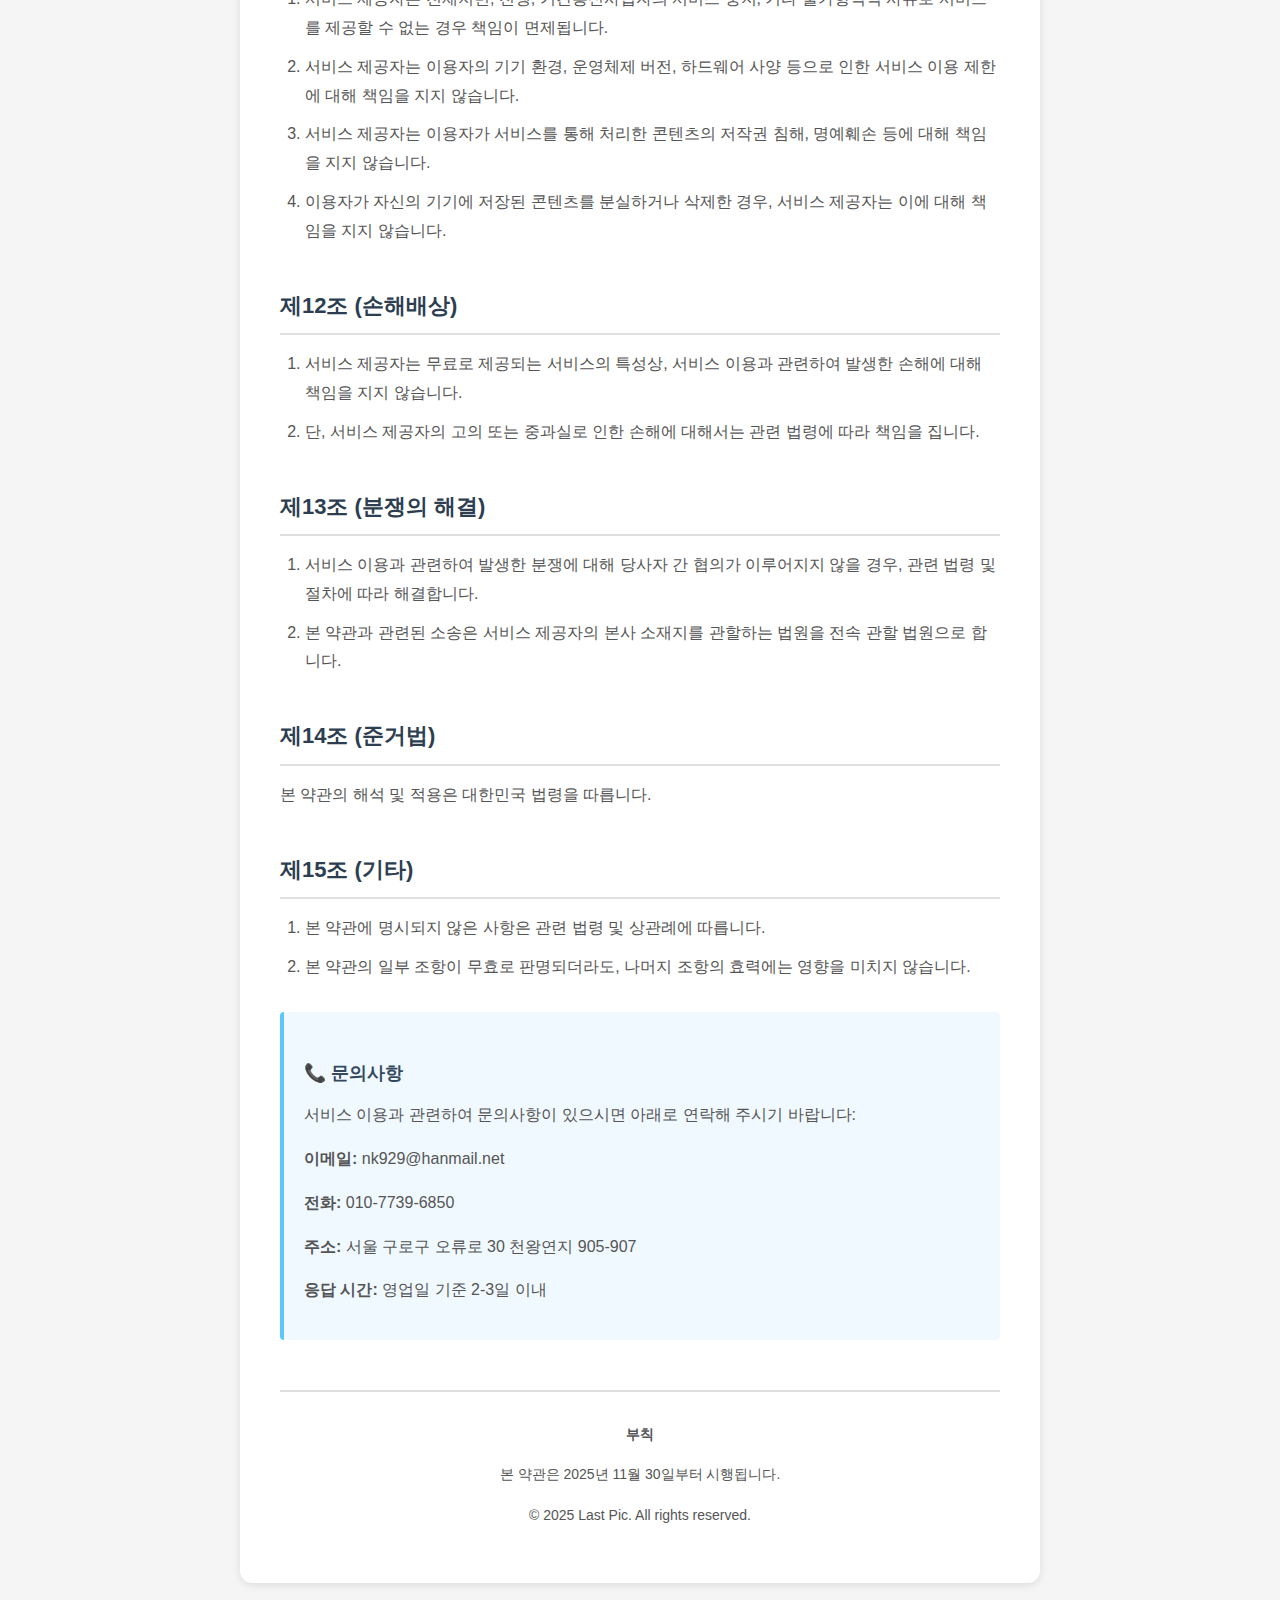
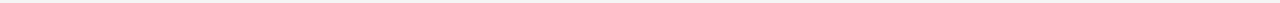
<file: terms-of-service.html>
<!DOCTYPE html>
<html lang="ko">
<head>
    <meta charset="UTF-8">
    <meta name="viewport" content="width=device-width, initial-scale=1.0">
    <title>서비스 이용약관 - Last Pic</title>
    <style>
        * {
            margin: 0;
            padding: 0;
            box-sizing: border-box;
        }
        
        body {
            font-family: -apple-system, BlinkMacSystemFont, 'Apple SD Gothic Neo', 'Pretendard', 'Noto Sans KR', sans-serif;
            line-height: 1.8;
            color: #333;
            background: #f5f5f5;
            padding: 20px;
        }
        
        .container {
            max-width: 800px;
            margin: 0 auto;
            background: white;
            padding: 40px;
            border-radius: 12px;
            box-shadow: 0 2px 8px rgba(0,0,0,0.1);
        }
        
        h1 {
            font-size: 28px;
            font-weight: 700;
            color: #1a1a1a;
            margin-bottom: 10px;
            padding-bottom: 20px;
            border-bottom: 3px solid #5ac8fa;
        }
        
        .app-name {
            color: #5ac8fa;
        }
        
        .last-updated {
            color: #666;
            font-size: 14px;
            margin-bottom: 30px;
        }
        
        h2 {
            font-size: 22px;
            font-weight: 600;
            color: #2c3e50;
            margin-top: 40px;
            margin-bottom: 15px;
            padding-bottom: 8px;
            border-bottom: 2px solid #e0e0e0;
        }
        
        h3 {
            font-size: 18px;
            font-weight: 600;
            color: #34495e;
            margin-top: 25px;
            margin-bottom: 12px;
        }
        
        p {
            margin-bottom: 15px;
            color: #555;
        }
        
        ul, ol {
            margin-left: 25px;
            margin-bottom: 20px;
        }
        
        li {
            margin-bottom: 10px;
            color: #555;
        }
        
        .highlight-box {
            background: #f0f9ff;
            border-left: 4px solid #5ac8fa;
            padding: 20px;
            margin: 20px 0;
            border-radius: 4px;
        }
        
        .section {
            margin-bottom: 30px;
        }
        
        .footer {
            margin-top: 50px;
            padding-top: 30px;
            border-top: 2px solid #e0e0e0;
            text-align: center;
            color: #999;
            font-size: 14px;
        }
        
        @media (max-width: 768px) {
            .container {
                padding: 20px;
            }
            
            h1 {
                font-size: 24px;
            }
        }
    </style>
</head>
<body>
    <div class="container">
        <h1><span class="app-name">Last Pic</span> 서비스 이용약관</h1>
        <p class="last-updated">최종 업데이트: 2024년 1월 1일</p>
        
        <div class="section">
            <h2>제1조 (목적)</h2>
            <p>본 약관은 Last Pic(이하 "서비스")의 이용과 관련하여 서비스 제공자와 이용자 간의 권리, 의무 및 책임사항, 기타 필요한 사항을 규정함을 목적으로 합니다.</p>
        </div>

        <div class="section">
            <h2>제2조 (정의)</h2>
            <ol>
                <li><strong>"서비스"</strong>란 Last Pic 모바일 애플리케이션을 통해 제공되는 비디오 프레임 캡처 서비스를 의미합니다.</li>
                <li><strong>"이용자"</strong>란 본 약관에 따라 서비스를 이용하는 모든 사용자를 의미합니다.</li>
                <li><strong>"콘텐츠"</strong>란 이용자가 서비스를 이용하면서 처리하는 비디오 파일 및 캡처된 이미지를 의미합니다.</li>
            </ol>
        </div>

        <div class="section">
            <h2>제3조 (약관의 효력 및 변경)</h2>
            <ol>
                <li>본 약관은 서비스를 이용하고자 하는 모든 이용자에 대하여 그 효력이 발생합니다.</li>
                <li>본 약관은 앱 내 또는 웹사이트에 게시하여 이용자에게 공지함으로써 효력이 발생합니다.</li>
                <li>서비스 제공자는 필요한 경우 관련 법령을 위배하지 않는 범위 내에서 본 약관을 변경할 수 있습니다.</li>
                <li>약관이 변경되는 경우, 변경 내용과 적용일자를 명시하여 적용일 7일 전부터 공지합니다.</li>
            </ol>
        </div>

        <div class="section">
            <h2>제4조 (서비스의 제공)</h2>
            <h3>4.1 제공 서비스</h3>
            <p>Last Pic은 다음의 서비스를 제공합니다:</p>
            <ul>
                <li>비디오 파일에서 시작 프레임 캡처</li>
                <li>비디오 파일에서 마지막 프레임 캡처</li>
                <li>비디오 파일에서 원하는 구간의 프레임 캡처</li>
                <li>캡처된 이미지의 저장 및 공유</li>
            </ul>
            
            <h3>4.2 서비스 제공 방식</h3>
            <ul>
                <li>모든 서비스는 이용자의 기기 내에서만 처리됩니다</li>
                <li>인터넷 연결 없이도 모든 기능을 사용할 수 있습니다</li>
                <li>서비스는 연중무휴 24시간 제공됩니다 (단, 기기 환경에 따라 제한될 수 있습니다)</li>
            </ul>
        </div>

        <div class="section">
            <h2>제5조 (서비스 이용)</h2>
            <ol>
                <li>서비스는 별도의 회원가입 없이 누구나 무료로 이용할 수 있습니다.</li>
                <li>이용자는 앱을 다운로드하고 설치함으로써 본 약관에 동의한 것으로 간주됩니다.</li>
                <li>이용자는 관련 법령 및 본 약관의 규정을 준수하여 서비스를 이용해야 합니다.</li>
            </ol>
        </div>

        <div class="section">
            <h2>제6조 (이용자의 의무)</h2>
            <p>이용자는 다음 행위를 하여서는 안 됩니다:</p>
            <ol>
                <li>타인의 저작권, 초상권 등 지적재산권을 침해하는 콘텐츠를 처리하는 행위</li>
                <li>서비스의 안정적 운영을 방해하는 행위</li>
                <li>앱을 역설계(reverse engineering), 디컴파일, 디스어셈블하는 행위</li>
                <li>서비스를 상업적 목적으로 무단 사용하는 행위</li>
                <li>기타 관련 법령에 위배되는 행위</li>
            </ol>
        </div>

        <div class="section">
            <h2>제7조 (서비스 제공자의 의무)</h2>
            <ol>
                <li>서비스 제공자는 안정적인 서비스 제공을 위해 최선을 다합니다.</li>
                <li>서비스 제공자는 이용자의 개인정보를 보호하기 위해 노력합니다.</li>
                <li>서비스 제공자는 서비스 이용과 관련한 이용자의 불만사항을 신속하게 처리합니다.</li>
            </ol>
        </div>

        <div class="section">
            <h2>제8조 (콘텐츠의 관리)</h2>
            <div class="highlight-box">
                <p><strong>중요:</strong> Last Pic은 이용자의 콘텐츠를 수집하거나 저장하지 않습니다.</p>
            </div>
            <ol>
                <li>이용자가 선택한 비디오 파일은 프레임 캡처 처리 중에만 임시로 메모리에 로드되며, 처리 완료 즉시 자동으로 삭제됩니다.</li>
                <li>캡처된 이미지는 이용자의 기기에만 저장되며, 서비스 제공자는 이에 접근하거나 저장하지 않습니다.</li>
                <li>이용자는 자신이 처리하는 콘텐츠에 대한 모든 책임을 집니다.</li>
                <li>이용자는 적법한 권리를 가진 콘텐츠만을 서비스를 통해 처리해야 합니다.</li>
            </ol>
        </div>

        <div class="section">
            <h2>제9조 (저작권 및 지적재산권)</h2>
            <ol>
                <li>서비스 및 서비스에 사용되는 소프트웨어, 이미지, 텍스트 등에 대한 저작권 및 지적재산권은 서비스 제공자에게 있습니다.</li>
                <li>이용자가 서비스를 통해 처리한 콘텐츠의 저작권은 해당 콘텐츠의 원저작자에게 있습니다.</li>
                <li>이용자는 서비스를 이용하여 얻은 정보를 서비스 제공자의 사전 동의 없이 복제, 송신, 출판, 배포, 방송 등 기타 방법으로 영리 목적으로 이용할 수 없습니다.</li>
            </ol>
        </div>

        <div class="section">
            <h2>제10조 (서비스의 변경 및 중단)</h2>
            <ol>
                <li>서비스 제공자는 운영상 또는 기술상의 이유로 서비스의 전부 또는 일부를 변경하거나 중단할 수 있습니다.</li>
                <li>서비스의 변경 또는 중단이 필요한 경우, 사전에 앱 내 공지사항을 통해 이용자에게 통지합니다.</li>
                <li>다만, 서비스 제공자가 통제할 수 없는 사유로 인한 서비스 중단의 경우, 사전 통지가 불가능할 수 있습니다.</li>
            </ol>
        </div>

        <div class="section">
            <h2>제11조 (면책조항)</h2>
            <ol>
                <li>서비스 제공자는 천재지변, 전쟁, 기간통신사업자의 서비스 중지, 기타 불가항력적 사유로 서비스를 제공할 수 없는 경우 책임이 면제됩니다.</li>
                <li>서비스 제공자는 이용자의 기기 환경, 운영체제 버전, 하드웨어 사양 등으로 인한 서비스 이용 제한에 대해 책임을 지지 않습니다.</li>
                <li>서비스 제공자는 이용자가 서비스를 통해 처리한 콘텐츠의 저작권 침해, 명예훼손 등에 대해 책임을 지지 않습니다.</li>
                <li>이용자가 자신의 기기에 저장된 콘텐츠를 분실하거나 삭제한 경우, 서비스 제공자는 이에 대해 책임을 지지 않습니다.</li>
            </ol>
        </div>

        <div class="section">
            <h2>제12조 (손해배상)</h2>
            <ol>
                <li>서비스 제공자는 무료로 제공되는 서비스의 특성상, 서비스 이용과 관련하여 발생한 손해에 대해 책임을 지지 않습니다.</li>
                <li>단, 서비스 제공자의 고의 또는 중과실로 인한 손해에 대해서는 관련 법령에 따라 책임을 집니다.</li>
            </ol>
        </div>

        <div class="section">
            <h2>제13조 (분쟁의 해결)</h2>
            <ol>
                <li>서비스 이용과 관련하여 발생한 분쟁에 대해 당사자 간 협의가 이루어지지 않을 경우, 관련 법령 및 절차에 따라 해결합니다.</li>
                <li>본 약관과 관련된 소송은 서비스 제공자의 본사 소재지를 관할하는 법원을 전속 관할 법원으로 합니다.</li>
            </ol>
        </div>

        <div class="section">
            <h2>제14조 (준거법)</h2>
            <p>본 약관의 해석 및 적용은 대한민국 법령을 따릅니다.</p>
        </div>

        <div class="section">
            <h2>제15조 (기타)</h2>
            <ol>
                <li>본 약관에 명시되지 않은 사항은 관련 법령 및 상관례에 따릅니다.</li>
                <li>본 약관의 일부 조항이 무효로 판명되더라도, 나머지 조항의 효력에는 영향을 미치지 않습니다.</li>
            </ol>
        </div>

        <div class="highlight-box">
            <h3>📞 문의사항</h3>
            <p>서비스 이용과 관련하여 문의사항이 있으시면 아래로 연락해 주시기 바랍니다:</p>
            <p><strong>이메일:</strong> nk929@hanmail.net</p>
            <p><strong>전화:</strong> 010-7739-6850</p>
            <p><strong>주소:</strong> 서울 구로구 오류로 30 천왕연지 905-907</p>
            <p><strong>응답 시간:</strong> 영업일 기준 2-3일 이내</p>
        </div>

        <div class="footer">
            <p><strong>부칙</strong></p>
            <p>본 약관은 2025년 11월 30일부터 시행됩니다.</p>
            <p>&copy; 2025 Last Pic. All rights reserved.</p>
        </div>
    </div>
</body>
</html>
</file>
<file: css/premium.css>
/* 프리미엄 UI 스타일 */

/* 프리미엄 배지 */
.premium-badge {
  display: inline-block;
  margin-left: 12px;
  padding: 4px 12px;
  background: linear-gradient(135deg, #FFD700, #FFA500);
  color: #000;
  font-size: 14px;
  font-weight: 600;
  border-radius: 20px;
  vertical-align: middle;
  animation: shimmer 2s infinite;
}

@keyframes shimmer {
  0%, 100% { opacity: 1; }
  50% { opacity: 0.8; }
}

/* 사용 횟수 표시 */
.usage-display {
  margin: 20px 0;
  padding: 16px;
  background: var(--card-bg);
  border: 1px solid var(--border);
  border-radius: 12px;
}

.free-status, .premium-status {
  display: flex;
  align-items: center;
  gap: 12px;
  margin-bottom: 12px;
}

.status-icon {
  font-size: 24px;
}

.status-text {
  flex: 1;
  font-size: 16px;
  color: var(--fg);
}

.status-text strong {
  color: var(--brand);
  font-weight: 600;
}

.status-warning {
  color: var(--danger);
  font-size: 14px;
  font-weight: 600;
  animation: pulse 1.5s ease-in-out infinite;
}

@keyframes pulse {
  0%, 100% { opacity: 1; }
  50% { opacity: 0.5; }
}

.upgrade-link {
  width: 100%;
  padding: 12px;
  background: linear-gradient(135deg, #5ac8fa, #4a9fd9);
  color: white;
  border: none;
  border-radius: 8px;
  font-size: 15px;
  font-weight: 600;
  cursor: pointer;
  transition: transform 0.2s, box-shadow 0.2s;
}

.upgrade-link:hover {
  transform: translateY(-2px);
  box-shadow: 0 4px 12px rgba(90, 200, 250, 0.3);
}

.upgrade-link:active {
  transform: translateY(0);
}

/* 모드 섹션 힌트 */
.mode-section-hint {
  font-size: 13px;
  color: var(--muted);
  margin: 8px 0 16px 0;
  text-align: center;
}

.badge-legend {
  display: inline-block;
  font-size: 11px;
  padding: 3px 8px;
  border-radius: 10px;
  font-weight: 600;
  vertical-align: middle;
}

.free-legend {
  background: rgba(76, 175, 80, 0.9);
  color: white;
}

.premium-legend {
  background: linear-gradient(135deg, #FFD700, #FFA500);
  color: #000;
}

/* 모드 배지 */
.mode-badge {
  position: absolute;
  top: 6px;
  right: 6px;
  font-size: 10px;
  padding: 2px 6px;
  border-radius: 8px;
  font-weight: 600;
  z-index: 2;
  white-space: nowrap;
}

.premium-badge-small {
  background: linear-gradient(135deg, #FFD700, #FFA500);
  color: #000;
  box-shadow: 0 2px 4px rgba(255, 215, 0, 0.3);
}

.free-badge-small {
  background: rgba(76, 175, 80, 0.9);
  color: white;
  box-shadow: 0 2px 4px rgba(76, 175, 80, 0.3);
}

/* 잠긴 모드 버튼 */
.mode-btn.locked {
  opacity: 0.6;
  position: relative;
  cursor: pointer !important;
}

.mode-btn.locked::after {
  content: '';
  position: absolute;
  top: 0;
  left: 0;
  right: 0;
  bottom: 0;
  background: rgba(0,0,0,0.1);
  border-radius: 12px;
  pointer-events: none;
}

.lock-icon {
  position: absolute;
  top: 8px;
  right: 8px;
  font-size: 16px;
  z-index: 1;
}

.mode-btn.locked:hover {
  border-color: #FFD700;
  transform: translateY(-2px);
}

/* 업그레이드 모달 */
.modal {
  display: none;
  position: fixed;
  top: 0;
  left: 0;
  right: 0;
  bottom: 0;
  z-index: 9999;
  align-items: center;
  justify-content: center;
}

.modal.active {
  display: flex;
}

.modal-overlay {
  position: absolute;
  top: 0;
  left: 0;
  right: 0;
  bottom: 0;
  background: rgba(0, 0, 0, 0.8);
  backdrop-filter: blur(4px);
}

.modal-content {
  position: relative;
  max-width: 500px;
  width: 90%;
  max-height: 90vh;
  overflow-y: auto;
  background: var(--card-bg);
  border-radius: 20px;
  padding: 32px;
  box-shadow: 0 20px 60px rgba(0,0,0,0.3);
  animation: modalSlideIn 0.3s ease-out;
}

@keyframes modalSlideIn {
  from {
    opacity: 0;
    transform: translateY(-20px) scale(0.95);
  }
  to {
    opacity: 1;
    transform: translateY(0) scale(1);
  }
}

.modal-close {
  position: absolute;
  top: 16px;
  right: 16px;
  background: none;
  border: none;
  font-size: 24px;
  color: var(--muted);
  cursor: pointer;
  padding: 8px;
  line-height: 1;
  transition: color 0.2s;
}

.modal-close:hover {
  color: var(--fg);
}

.modal-header {
  text-align: center;
  margin-bottom: 32px;
}

.premium-icon {
  font-size: 64px;
  margin-bottom: 16px;
  animation: bounce 2s infinite;
}

@keyframes bounce {
  0%, 100% { transform: translateY(0); }
  50% { transform: translateY(-10px); }
}

.modal-header h2 {
  font-size: 28px;
  font-weight: 700;
  color: var(--fg);
  margin: 0 0 8px 0;
  padding: 0;
  border: none;
}

.modal-subtitle {
  font-size: 16px;
  color: var(--muted);
  margin: 0;
}

/* 기능 목록 */
.premium-features {
  margin-bottom: 32px;
}

.feature-item {
  display: flex;
  align-items: flex-start;
  gap: 12px;
  margin-bottom: 20px;
  animation: fadeInUp 0.4s ease-out;
  animation-fill-mode: both;
}

.feature-item:nth-child(1) { animation-delay: 0.1s; }
.feature-item:nth-child(2) { animation-delay: 0.15s; }
.feature-item:nth-child(3) { animation-delay: 0.2s; }
.feature-item:nth-child(4) { animation-delay: 0.25s; }
.feature-item:nth-child(5) { animation-delay: 0.3s; }
.feature-item:nth-child(6) { animation-delay: 0.35s; }

@keyframes fadeInUp {
  from {
    opacity: 0;
    transform: translateY(10px);
  }
  to {
    opacity: 1;
    transform: translateY(0);
  }
}

.feature-icon {
  font-size: 24px;
  flex-shrink: 0;
}

.feature-text strong {
  display: block;
  font-size: 16px;
  color: var(--fg);
  margin-bottom: 4px;
}

.feature-text p {
  font-size: 14px;
  color: var(--muted);
  margin: 0;
  line-height: 1.5;
}

/* 가격 */
.pricing {
  text-align: center;
  margin-bottom: 24px;
  padding: 24px;
  background: linear-gradient(135deg, rgba(90, 200, 250, 0.1), rgba(74, 159, 217, 0.1));
  border-radius: 12px;
  border: 2px solid rgba(90, 200, 250, 0.2);
}

.price-tag {
  display: flex;
  align-items: baseline;
  justify-content: center;
  gap: 8px;
  margin-bottom: 8px;
}

.price-amount {
  font-size: 36px;
  font-weight: 700;
  color: var(--brand);
}

.price-period {
  font-size: 14px;
  color: var(--muted);
}

.price-note {
  font-size: 14px;
  color: var(--muted);
  margin: 0;
}

/* 버튼 */
.modal-actions {
  display: flex;
  flex-direction: column;
  gap: 12px;
  margin-bottom: 16px;
}

.btn-premium {
  background: linear-gradient(135deg, #FFD700, #FFA500);
  color: #000;
  font-weight: 700;
  font-size: 16px;
  padding: 16px;
  border: none;
  border-radius: 8px;
  cursor: pointer;
  transition: transform 0.2s, box-shadow 0.2s;
}

.btn-premium:hover {
  transform: translateY(-2px);
  box-shadow: 0 8px 20px rgba(255, 215, 0, 0.4);
}

.btn-premium:active {
  transform: translateY(0);
}

.btn-secondary {
  background: var(--border);
  color: var(--fg);
  font-size: 14px;
  padding: 12px;
  border: none;
  border-radius: 8px;
  cursor: pointer;
  transition: background 0.2s;
}

.btn-secondary:hover {
  background: var(--border-light);
}

.modal-footer {
  text-align: center;
  font-size: 12px;
  color: var(--muted);
  margin: 0;
}

/* 성공 토스트 */
.success-toast {
  position: fixed;
  top: 20px;
  left: 50%;
  transform: translateX(-50%) translateY(-100px);
  background: #10b981;
  color: white;
  padding: 16px 24px;
  border-radius: 12px;
  box-shadow: 0 8px 24px rgba(16, 185, 129, 0.3);
  z-index: 10000;
  opacity: 0;
  transition: all 0.3s ease;
}

.success-toast.show {
  transform: translateX(-50%) translateY(0);
  opacity: 1;
}

.toast-content {
  display: flex;
  align-items: center;
  gap: 12px;
}

.toast-icon {
  font-size: 24px;
}

.toast-text {
  font-size: 15px;
  font-weight: 500;
}

/* 해상도 설정 섹션 */
.resolution-section {
  margin: 24px 0;
}

.resolution-hint {
  margin: 8px 0 12px 0;
  padding: 8px 12px;
  background: rgba(90, 200, 250, 0.1);
  border-left: 3px solid var(--brand);
  border-radius: 4px;
  font-size: 13px;
  color: var(--brand);
  font-weight: 500;
}

.resolution-options {
  display: flex;
  flex-direction: column;
  gap: 12px;
}

.resolution-option {
  position: relative;
  display: flex;
  align-items: center;
  padding: 16px;
  background: var(--card-bg);
  border: 2px solid var(--border);
  border-radius: 12px;
  cursor: pointer;
  transition: all 0.2s ease;
}

.resolution-option:hover {
  border-color: var(--brand);
  background: rgba(90, 200, 250, 0.05);
}

.resolution-option input[type="radio"] {
  margin-right: 12px;
  width: 20px;
  height: 20px;
  cursor: pointer;
  accent-color: var(--brand);
}

.resolution-option input[type="radio"]:checked + .option-content {
  color: var(--brand);
}

.resolution-option input[type="radio"]:checked ~ .option-content .option-icon {
  filter: grayscale(0);
}

.option-content {
  flex: 1;
  display: flex;
  flex-direction: column;
  gap: 4px;
  color: var(--fg);
  transition: color 0.2s;
}

.option-icon {
  font-size: 24px;
  margin-bottom: 4px;
  filter: grayscale(0.5);
  transition: filter 0.2s;
}

.option-label {
  font-size: 16px;
  font-weight: 600;
  color: inherit;
}

.option-desc {
  font-size: 13px;
  color: var(--muted);
}

.resolution-option .mode-badge {
  position: absolute;
  top: 12px;
  right: 12px;
}

/* 반응형 */
@media (max-width: 768px) {
  .modal-content {
    padding: 24px;
    width: 95%;
  }
  
  .resolution-option {
    padding: 12px;
  }
  
  .option-icon {
    font-size: 20px;
  }
  
  .option-label {
    font-size: 15px;
  }
  
  .option-desc {
    font-size: 12px;
  }
  
  .premium-icon {
    font-size: 48px;
  }
  
  .modal-header h2 {
    font-size: 24px;
  }
  
  .price-amount {
    font-size: 32px;
  }
  
  .feature-text strong {
    font-size: 15px;
  }
  
  .feature-text p {
    font-size: 13px;
  }
  
  .success-toast {
    width: 90%;
    padding: 12px 16px;
  }
  
  .toast-text {
    font-size: 14px;
  }
}

/* 스크롤바 스타일 (모달용) */
.modal-content::-webkit-scrollbar {
  width: 8px;
}

.modal-content::-webkit-scrollbar-track {
  background: var(--card-bg);
}

.modal-content::-webkit-scrollbar-thumb {
  background: var(--border);
  border-radius: 4px;
}

.modal-content::-webkit-scrollbar-thumb:hover {
  background: var(--border-light);
}
</file>
<file: css/style.css>
/* CSS Reset & Variables */
:root { 
  --bg: #0b0f14; 
  --fg: #e6eef7; 
  --muted: #8aa3bf; 
  --brand: #5ac8fa;
  --danger: #ff7474;
  --card-bg: #111725;
  --border: #1f2a3a;
  --border-light: #203044;
  --code-bg: #0b1320;
  --code-border: #1e2a41;
  --footer-color: #6e87a6;
  --hint-color: #93acc6;
}

/* Base Styles */
html, body {
  height: 100%;
  margin: 0;
  padding: 0;
}

body {
  font-family: ui-sans-serif, system-ui, -apple-system, 'Segoe UI', Roboto, 'Apple SD Gothic Neo', 'Noto Sans KR', sans-serif;
  background: var(--bg);
  color: var(--fg);
  line-height: 1.6;
}

/* Layout */
.wrap {
  max-width: 920px;
  margin: 40px auto;
  padding: 24px;
}

/* Typography */
h1 {
  font-size: 28px;
  font-weight: 700;
  margin: 0 0 8px;
  color: var(--fg);
}

.version {
  font-size: 14px;
  font-weight: 500;
  color: var(--brand);
  background: rgba(90, 200, 250, 0.1);
  padding: 4px 8px;
  border-radius: 6px;
  border: 1px solid rgba(90, 200, 250, 0.2);
  margin-left: 12px;
}

/* User Info */
.user-info {
  margin-top: 16px;
  padding: 16px;
  background: var(--card-bg);
  border: 1px solid var(--border);
  border-radius: 12px;
  font-size: 14px;
}

.user-details {
  display: flex;
  align-items: center;
  gap: 12px;
  margin-bottom: 8px;
}

.plan-badge {
  padding: 4px 8px;
  border-radius: 12px;
  font-size: 11px;
  font-weight: 600;
  text-transform: uppercase;
}

.plan-free {
  background: rgba(142, 142, 147, 0.2);
  color: #8e8e93;
}

.plan-premium {
  background: rgba(90, 200, 250, 0.2);
  color: var(--brand);
}

.plan-enterprise {
  background: rgba(255, 149, 0, 0.2);
  color: #ff9500;
}

.usage-info {
  margin-bottom: 12px;
  display: flex;
  gap: 16px;
  flex-wrap: wrap;
}

.expire-notice {
  color: #ff9500;
  font-weight: 500;
}

.user-actions {
  display: flex;
  gap: 8px;
  flex-wrap: wrap;
}

.premium-btn {
  background: var(--brand);
  color: #001019;
  text-decoration: none;
  font-size: 12px;
  padding: 6px 12px;
  border-radius: 6px;
  font-weight: 600;
  transition: all 0.2s ease;
}

.premium-btn:hover {
  background: #4bb3e6;
}

.logout-btn {
  color: var(--danger);
  text-decoration: none;
  font-size: 12px;
  padding: 6px 12px;
  border: 1px solid var(--danger);
  border-radius: 6px;
  transition: all 0.2s ease;
}

.logout-btn:hover {
  background: var(--danger);
  color: white;
}

@media (max-width: 768px) {
  .user-details {
    flex-direction: column;
    align-items: flex-start;
    gap: 8px;
  }
  
  .usage-info {
    flex-direction: column;
    gap: 4px;
  }
}

p {
  color: var(--muted);
  margin: 6px 0 18px;
}

.hint {
  font-size: 14px;
  color: var(--hint-color);
  display: block;
  margin-bottom: 8px;
}

.error {
  color: var(--danger);
  font-size: 14px;
}

/* Cards */
.card {
  background: var(--card-bg);
  border: 1px solid var(--border);
  border-radius: 16px;
  padding: 20px;
  margin-top: 20px;
}

/* Grid Layout */
.row {
  display: flex;
  gap: 20px;
  flex-wrap: wrap;
  align-items: flex-start;
}

.panel {
  flex: 1 1 360px;
  min-width: 300px;
}

/* Form Elements */
input[type="file"] {
  display: block;
  padding: 12px 0;
  width: 100%;
  color: var(--fg);
  background: transparent;
  border: none;
  cursor: pointer;
}

input[type="file"]::-webkit-file-upload-button {
  background: var(--brand);
  color: #001019;
  border: none;
  border-radius: 8px;
  padding: 8px 12px;
  font-weight: 600;
  cursor: pointer;
  margin-right: 12px;
}

input[type="file"]::-webkit-file-upload-button:hover {
  background: #4bb3e6;
}

/* 파일 입력 스타일 개선 */
input[type="file"] {
  position: relative;
}

input[type="file"]::file-selector-button {
  background: var(--brand);
  color: #001019;
  border: none;
  border-radius: 8px;
  padding: 8px 12px;
  font-weight: 600;
  cursor: pointer;
  margin-right: 12px;
}

input[type="file"]::file-selector-button:hover {
  background: #4bb3e6;
}

/* Buttons */
.btn {
  appearance: none;
  border: none;
  border-radius: 12px;
  padding: 12px 16px;
  background: var(--brand);
  color: #001019;
  font-weight: 700;
  cursor: pointer;
  text-decoration: none;
  display: inline-block;
  transition: all 0.2s ease;
  font-size: 14px;
}

.btn:hover {
  background: #4bb3e6;
  transform: translateY(-1px);
}

.btn[disabled] {
  opacity: 0.5;
  cursor: not-allowed;
  transform: none;
}

.btn[disabled]:hover {
  background: var(--brand);
  transform: none;
}

.download-btn {
  margin-top: 12px;
  background: #34c759;
  color: white;
}

.download-btn:hover {
  background: #30b350;
}

/* Canvas & Preview */
.preview {
  display: block;
  max-width: 100%;
  width: auto;
  height: auto;
  border-radius: 12px;
  border: 1px solid var(--border-light);
  background: #0a0e13;
  min-height: 200px;
}

/* 캔버스가 내용이 있을 때만 테두리 표시 */
.preview[width]:not([width="0"]) {
  border-color: var(--brand);
}

.canvas-info {
  text-align: center;
  margin-top: 8px;
  font-size: 13px;
}

/* Details & Code */
details {
  margin-top: 16px;
  border: 1px solid var(--border);
  border-radius: 8px;
  padding: 12px;
}

summary {
  cursor: pointer;
  font-weight: 600;
  color: var(--brand);
  margin-bottom: 8px;
}

details[open] summary {
  margin-bottom: 12px;
}

code {
  background: var(--code-bg);
  border: 1px solid var(--code-border);
  padding: 2px 6px;
  border-radius: 4px;
  font-size: 13px;
}

/* Video Preview Section */
.video-preview-section {
  margin: 20px 0;
  padding: 16px;
  background: var(--card-bg);
  border: 1px solid var(--border);
  border-radius: 12px;
}

.video-preview {
  width: 100%;
  max-width: 100%;
  height: auto;
  border-radius: 8px;
  background: #000;
  margin-top: 8px;
}

.video-placeholder {
  width: 100%;
  min-height: 200px;
  background: var(--code-bg);
  border: 2px dashed var(--border);
  border-radius: 8px;
  display: flex;
  align-items: center;
  justify-content: center;
  margin-top: 8px;
}

.video-placeholder .hint {
  text-align: center;
  color: var(--muted);
  margin: 0;
}

/* Time Selector inside Video Preview Section */
.video-preview-section .time-selector {
  margin: 16px 0 0 0;
  padding: 12px 0 0 0;
  background: none;
  border: none;
  border-radius: 0;
  border-top: 1px solid var(--border-light);
}

.video-preview-section .time-selector .hint {
  margin-bottom: 8px;
  font-size: 14px;
}

/* Capture Mode Selection */
.capture-mode-section {
  margin: 20px 0;
}

.section-title {
  font-size: 16px;
  font-weight: 600;
  color: var(--fg);
  margin-bottom: 12px;
}

.capture-modes {
  display: grid;
  grid-template-columns: repeat(auto-fit, minmax(120px, 1fr));
  gap: 8px;
  margin-bottom: 20px;
}

.mode-btn {
  position: relative;
  background: var(--card-bg);
  border: 2px solid var(--border);
  border-radius: 12px;
  padding: 16px 8px;
  cursor: pointer;
  transition: all 0.2s ease;
  display: flex;
  flex-direction: column;
  align-items: center;
  gap: 8px;
  color: var(--muted);
}

.mode-btn:hover {
  border-color: var(--brand);
  color: var(--fg);
}

.mode-btn.active {
  border-color: var(--brand);
  background: rgba(90, 200, 250, 0.1);
  color: var(--brand);
}

.mode-icon {
  font-size: 24px;
}

.mode-label {
  font-size: 12px;
  font-weight: 500;
}

/* Time Selector */
.time-selector {
  margin: 20px 0;
  padding: 16px;
  background: var(--card-bg);
  border: 1px solid var(--border);
  border-radius: 12px;
}

.slider-container {
  margin: 12px 0;
}

.time-slider {
  width: 100%;
  height: 6px;
  background: var(--border);
  border-radius: 3px;
  outline: none;
  appearance: none;
  cursor: pointer;
}

.time-slider::-webkit-slider-thumb {
  appearance: none;
  width: 18px;
  height: 18px;
  background: var(--brand);
  border-radius: 50%;
  cursor: pointer;
  box-shadow: 0 2px 4px rgba(0,0,0,0.2);
}

.time-slider::-moz-range-thumb {
  width: 18px;
  height: 18px;
  background: var(--brand);
  border-radius: 50%;
  cursor: pointer;
  border: none;
  box-shadow: 0 2px 4px rgba(0,0,0,0.2);
}

.time-info {
  display: flex;
  justify-content: center;
  align-items: center;
  gap: 8px;
  margin-top: 8px;
  font-size: 14px;
  color: var(--fg);
  font-weight: 500;
}

.time-separator {
  color: var(--muted);
}

.preview-controls {
  display: flex;
  gap: 8px;
  justify-content: center;
  margin-top: 12px;
}

.btn.small {
  padding: 8px 12px;
  font-size: 12px;
}

.btn.secondary {
  background: var(--muted);
  color: var(--bg);
}

.btn.secondary:hover {
  background: #7a94b0;
}

/* Capture Button */
.capture-button {
  width: 100%;
  padding: 14px 20px;
  font-size: 16px;
  font-weight: 600;
  margin: 20px 0 12px 0;
}

/* Hidden Elements */
.hidden {
  display: none !important;
}

/* Footer */
footer {
  margin-top: 40px;
  text-align: center;
}

footer p {
  font-size: 12px;
  color: var(--footer-color);
  margin: 0;
}

/* Status Indicators */
#status {
  font-weight: 500;
  padding: 8px 0;
}

#status.loading {
  color: var(--brand);
}

#status.success {
  color: #34c759;
}

#status.error {
  color: var(--danger);
}

/* Responsive Design */
@media (max-width: 768px) {
  .wrap {
    margin: 20px auto;
    padding: 16px;
  }
  
  h1 {
    font-size: 24px;
  }
  
  .row {
    flex-direction: column;
    gap: 16px;
  }
  
  .panel {
    min-width: auto;
  }
  
  .card {
    padding: 16px;
  }
}

@media (max-width: 480px) {
  .wrap {
    padding: 12px;
  }
  
  h1 {
    font-size: 20px;
  }
  
  .btn {
    width: 100%;
    text-align: center;
  }
}
</file>
